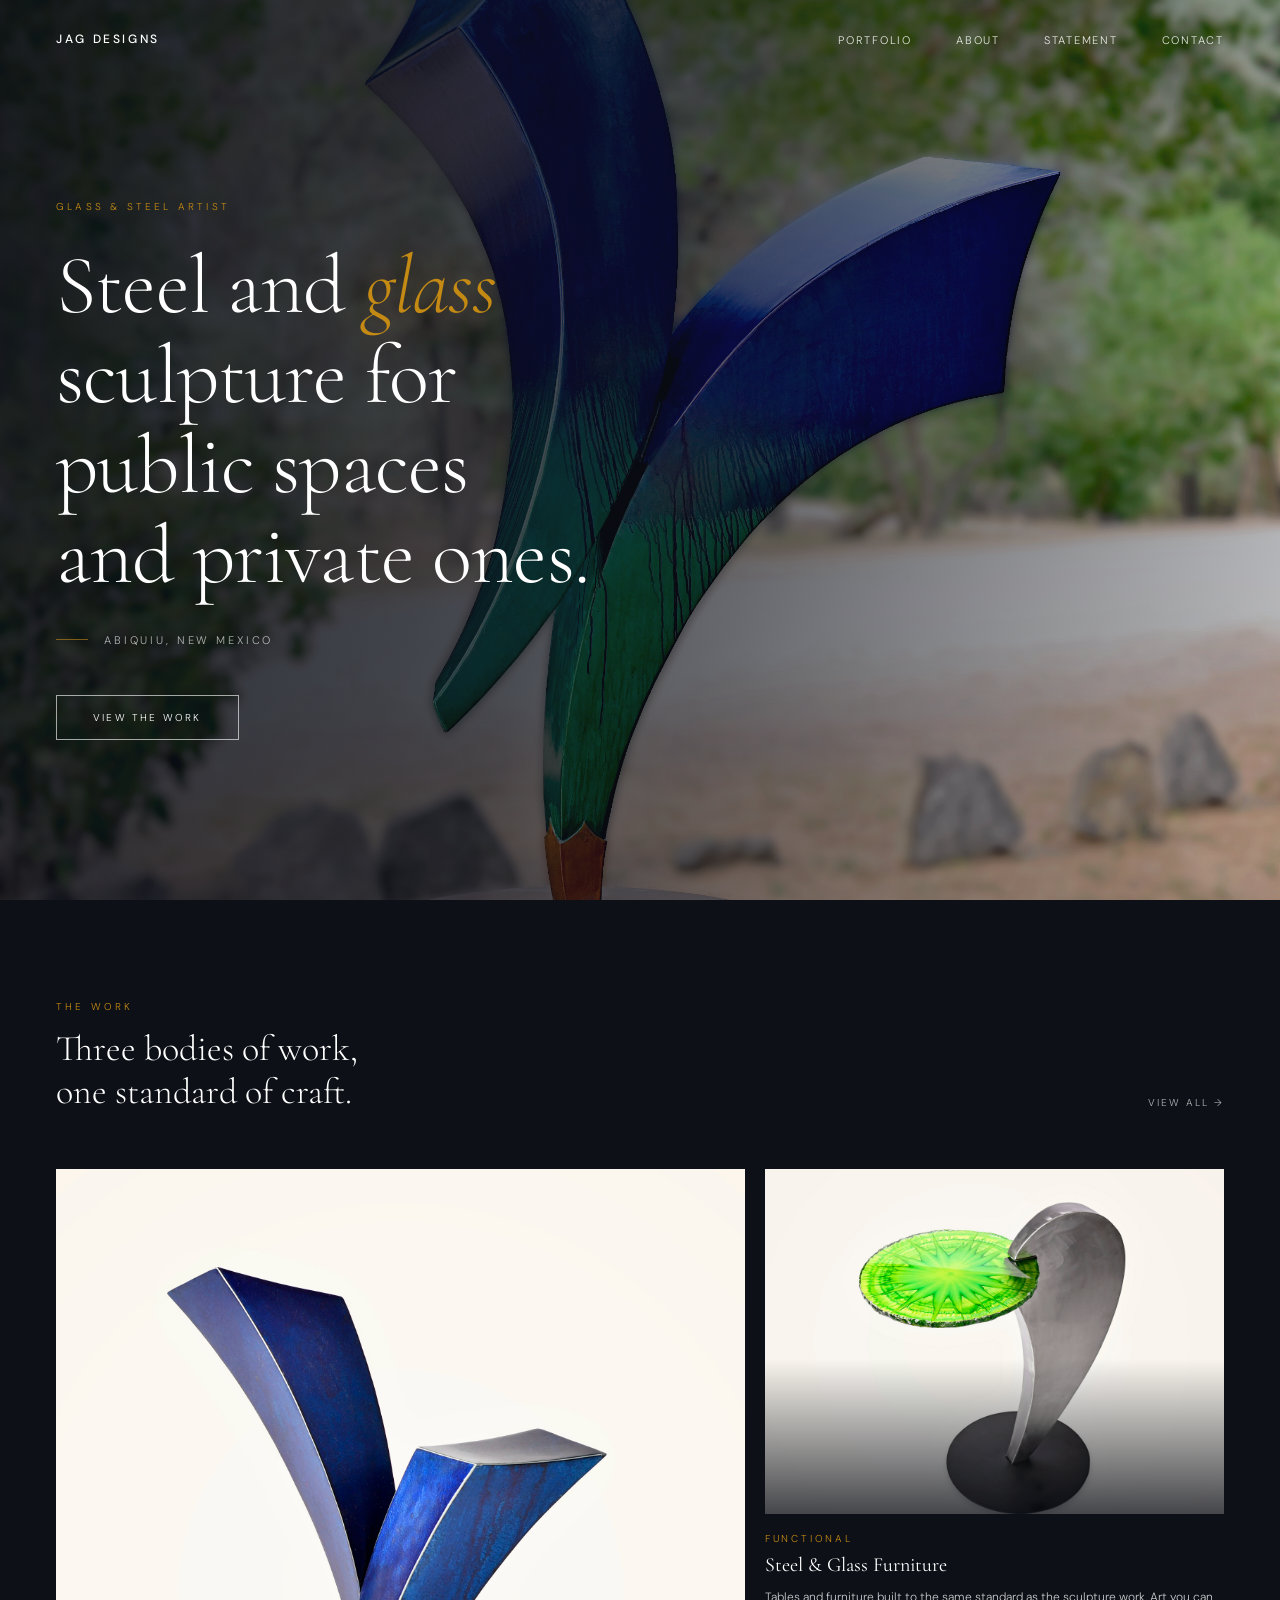
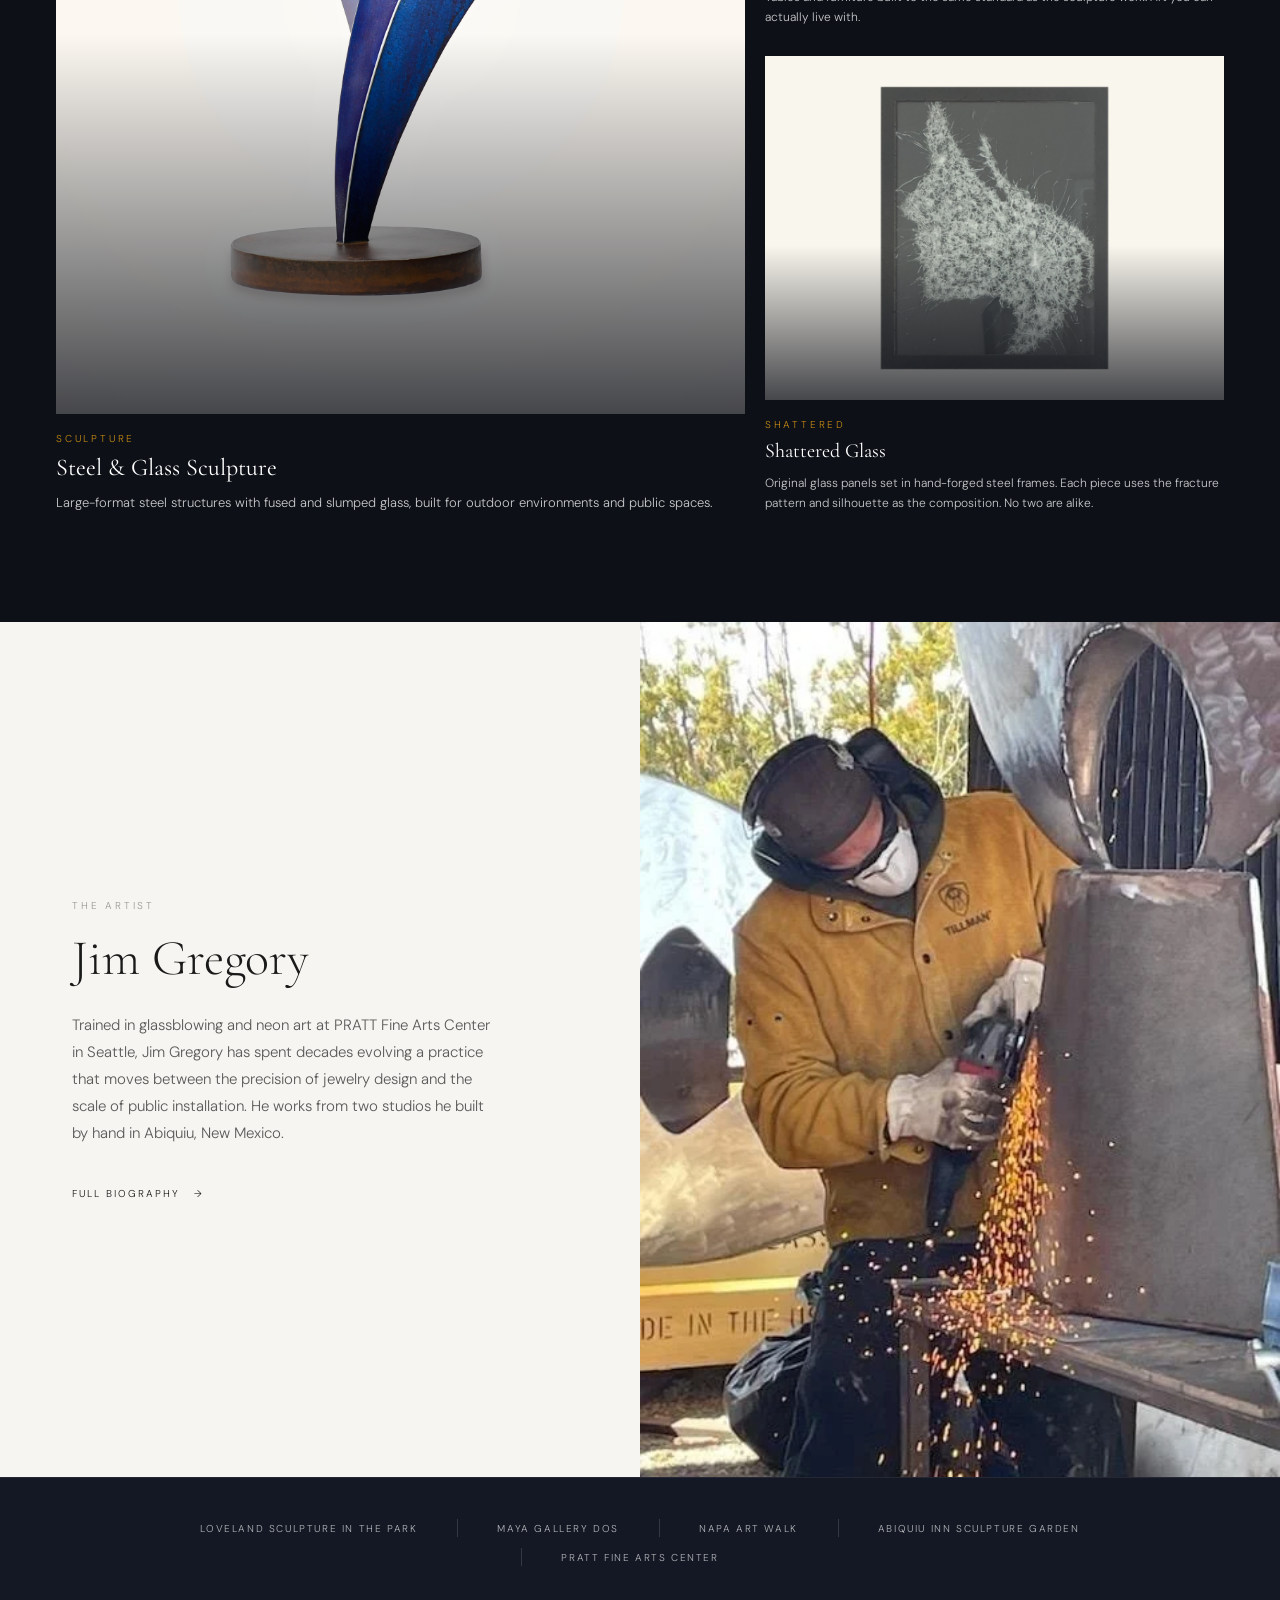
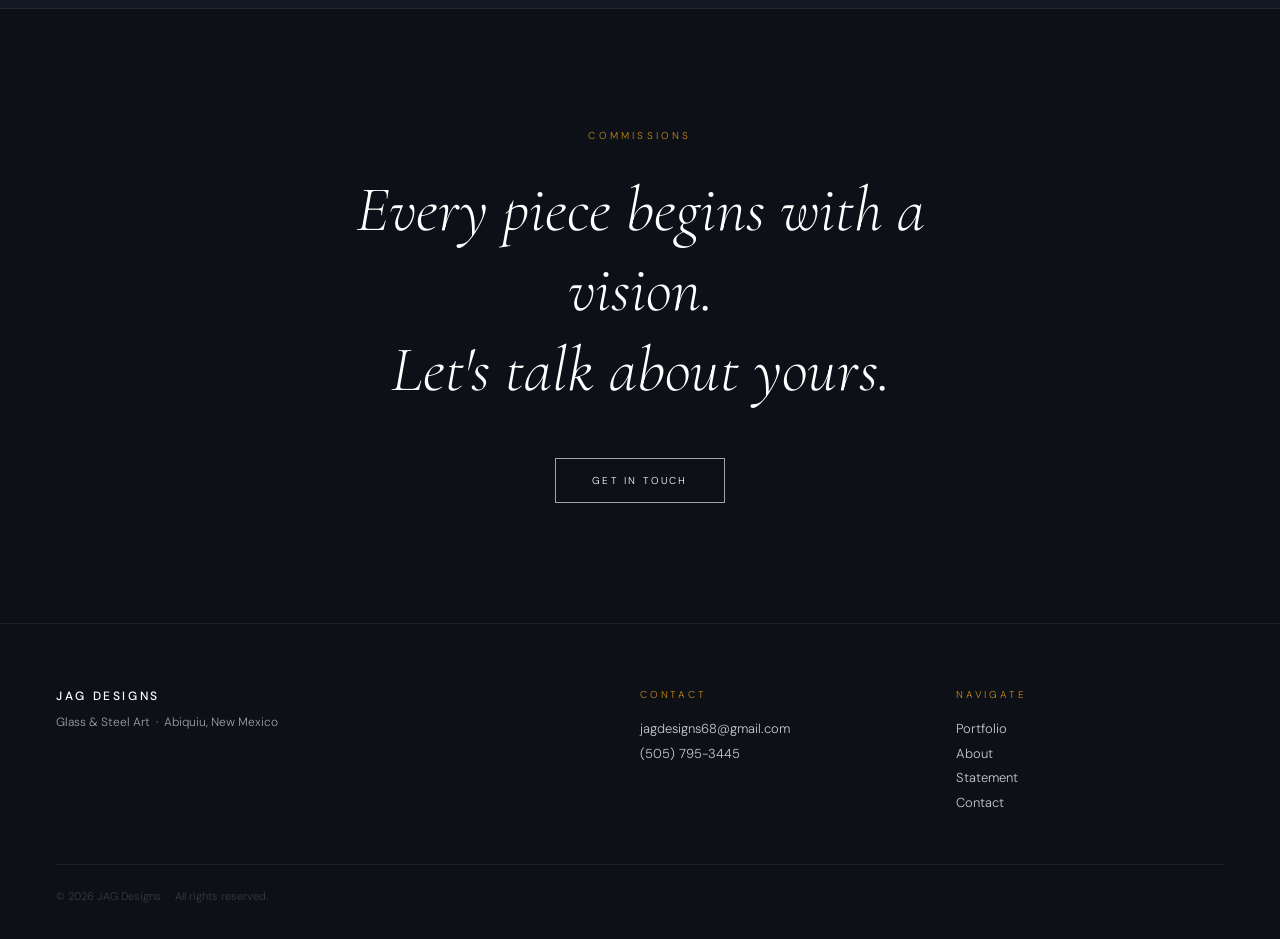
<file: index.html>
<!DOCTYPE html>
<html lang="en">
<head>
  <meta charset="UTF-8">
  <meta name="viewport" content="width=device-width, initial-scale=1.0">
  <title>JAG Designs — Jim Gregory, Glass & Steel Artist</title>
  <meta name="description" content="Jim Gregory creates large-format steel and glass sculpture for public spaces and private collections. Based in Abiquiu, New Mexico.">
  <link rel="preconnect" href="https://fonts.googleapis.com">
  <link rel="preconnect" href="https://fonts.gstatic.com" crossorigin>
  <link href="https://fonts.googleapis.com/css2?family=Cormorant+Garamond:ital,wght@0,300;0,400;0,600;1,300;1,400;1,600&family=DM+Sans:opsz,wght@9..40,300;9..40,400;9..40,500&display=swap" rel="stylesheet">
  <style>
    *, *::before, *::after { box-sizing: border-box; margin: 0; padding: 0; }

    :root {
      --steel-dark: #141824;
      --steel-deeper: #0D1017;
      --white: #FFFFFF;
      --off-white: #F6F5F1;
      --bronze: #C48A14;
      --text-dark: #1A1A1A;
      --border-dark: rgba(255,255,255,0.07);
    }

    html { scroll-behavior: smooth; }

    body {
      font-family: 'DM Sans', system-ui, sans-serif;
      font-weight: 300;
      color: var(--text-dark);
      background: var(--white);
      -webkit-font-smoothing: antialiased;
    }

    /* ── NAV ── */
    nav {
      position: fixed;
      top: 0; left: 0; right: 0;
      z-index: 100;
      display: flex;
      align-items: center;
      justify-content: space-between;
      padding: 28px 56px;
      transition: background 0.4s ease, padding 0.4s ease;
      border-bottom: 1px solid transparent;
    }
    nav.scrolled {
      background: rgba(13,16,23,0.96);
      backdrop-filter: blur(10px);
      padding: 18px 56px;
      border-bottom-color: var(--border-dark);
    }
    .nav-logo {
      font-size: 12px;
      font-weight: 500;
      letter-spacing: 0.22em;
      text-transform: uppercase;
      color: #fff;
      text-decoration: none;
    }
    .nav-links {
      display: flex;
      gap: 44px;
      list-style: none;
    }
    .nav-links a {
      font-size: 11px;
      letter-spacing: 0.16em;
      text-transform: uppercase;
      color: rgba(255,255,255,0.88);
      text-decoration: none;
      transition: color 0.2s;
    }
    .nav-links a:hover { color: var(--bronze); }

    /* Mobile nav toggle */
    .nav-toggle {
      display: none;
      flex-direction: column;
      gap: 5px;
      cursor: pointer;
      padding: 4px;
    }
    .nav-toggle span {
      display: block;
      width: 24px;
      height: 1px;
      background: #fff;
      transition: all 0.3s;
    }

    /* ── HERO — full bleed image ── */
    .hero {
      position: relative;
      min-height: 100vh;
      display: flex;
      align-items: center;
      overflow: hidden;
      /* This placeholder gradient shows where the hero image goes.
         Replace with: background-image: url('images/hero.jpg'); */
      background:
        linear-gradient(105deg,
          rgba(12,15,24,0.92) 0%,
          rgba(12,15,24,0.75) 45%,
          rgba(12,15,24,0.25) 100%),
        linear-gradient(135deg, #1A2338 0%, #243050 50%, #1A2030 100%);
      background-size: cover;
      background-position: center;
    }
    /* Placeholder label — remove when real image is in */
    .hero-img-placeholder {
      position: absolute;
      inset: 0;
      display: flex;
      align-items: center;
      justify-content: flex-end;
      padding-right: 10%;
      pointer-events: none;
    }
    .hero-img-placeholder span {
      font-size: 11px;
      letter-spacing: 0.22em;
      text-transform: uppercase;
      color: rgba(255,255,255,0.50);
      border: 1px solid rgba(255,255,255,0.08);
      padding: 16px 28px;
    }

    .hero-content {
      position: relative;
      z-index: 1;
      padding: 120px 56px 80px;
      max-width: 680px;
    }
    .eyebrow {
      display: block;
      font-size: 10px;
      letter-spacing: 0.32em;
      text-transform: uppercase;
      color: var(--bronze);
      margin-bottom: 28px;
    }
    .hero h1 {
      font-family: 'Cormorant Garamond', Georgia, serif;
      font-size: clamp(44px, 6.5vw, 84px);
      font-weight: 300;
      line-height: 1.08;
      color: #fff;
      margin-bottom: 32px;
      letter-spacing: -0.01em;
    }
    .hero h1 .glass-word {
      color: var(--bronze);
      font-style: italic;
      text-shadow: 0 0 48px rgba(196,138,20,0.45);
    }
    .hero-location {
      font-size: 11px;
      letter-spacing: 0.26em;
      text-transform: uppercase;
      color: rgba(255,255,255,0.68);
      margin-bottom: 48px;
      display: flex;
      align-items: center;
      gap: 16px;
    }
    .hero-location::before {
      content: '';
      display: block;
      width: 32px;
      height: 1px;
      background: var(--bronze);
      opacity: 0.6;
      flex-shrink: 0;
    }
    .btn-outline {
      display: inline-block;
      font-size: 10px;
      letter-spacing: 0.22em;
      text-transform: uppercase;
      color: #fff;
      text-decoration: none;
      border: 1px solid rgba(255,255,255,0.62);
      padding: 15px 36px;
      transition: border-color 0.3s, color 0.3s;
    }
    .btn-outline:hover { border-color: var(--bronze); color: var(--bronze); }

    /* ── COLLECTIONS ── */
    .collections {
      background: var(--steel-deeper);
      padding: 100px 56px;
    }
    .section-top {
      display: flex;
      align-items: flex-end;
      justify-content: space-between;
      margin-bottom: 56px;
    }
    .section-eyebrow {
      font-size: 10px;
      letter-spacing: 0.32em;
      text-transform: uppercase;
      color: var(--bronze);
      margin-bottom: 14px;
    }
    .section-heading-light {
      font-family: 'Cormorant Garamond', Georgia, serif;
      font-size: 36px;
      font-weight: 300;
      color: #fff;
      line-height: 1.2;
    }
    .link-subtle {
      font-size: 10px;
      letter-spacing: 0.2em;
      text-transform: uppercase;
      color: rgba(255,255,255,0.68);
      text-decoration: none;
      white-space: nowrap;
      margin-bottom: 4px;
      transition: color 0.2s;
    }
    .link-subtle:hover { color: var(--bronze); }
    /* Asymmetric grid: sculpture dominates left, others stack right */
    .collections-grid {
      display: grid;
      grid-template-columns: 3fr 2fr;
      gap: 20px;
    }
    .coll-card {
      text-decoration: none;
      display: block;
    }
    .coll-card.primary {
      grid-row: 1 / 3;
      display: flex;
      flex-direction: column;
    }
    .coll-card.primary .coll-img {
      flex: 1;
      min-height: 300px;
      aspect-ratio: unset;
    }
    .coll-card.secondary .coll-img { aspect-ratio: 4/3; }
    .coll-img {
      width: 100%;
      background: linear-gradient(155deg, #1B2540 0%, #253050 45%, #18213A 100%);
      position: relative;
      overflow: hidden;
      transition: filter 0.5s ease;
    }
    .coll-img::after {
      content: '';
      position: absolute;
      inset: 0;
      background: linear-gradient(to bottom, transparent 55%, rgba(9,12,20,0.75) 100%);
    }
    .coll-img-label {
      position: absolute;
      bottom: 18px; left: 18px;
      z-index: 2;
      font-size: 10px;
      letter-spacing: 0.2em;
      text-transform: uppercase;
      color: rgba(255,255,255,0.22);
    }
    .coll-card:hover .coll-img { filter: brightness(1.14); }
    .coll-meta { padding: 18px 0 8px; }
    .coll-cat {
      font-size: 10px;
      letter-spacing: 0.28em;
      text-transform: uppercase;
      color: var(--bronze);
      margin-bottom: 8px;
    }
    .coll-title {
      font-family: 'Cormorant Garamond', Georgia, serif;
      font-size: 24px;
      font-weight: 400;
      color: #fff;
      margin-bottom: 10px;
    }
    .coll-card.secondary .coll-title { font-size: 20px; }
    .coll-desc {
      font-size: 13px;
      font-weight: 300;
      color: rgba(255,255,255,0.78);
      line-height: 1.7;
    }
    .coll-card.secondary .coll-desc { font-size: 12px; }

    /* ── ABOUT SPLIT ── */
    .about-split {
      display: grid;
      grid-template-columns: 1fr 1fr;
      min-height: 520px;
    }
    .about-copy {
      background: var(--off-white);
      padding: 100px 72px;
      display: flex;
      flex-direction: column;
      justify-content: center;
    }
    .about-copy .about-eyebrow {
      font-size: 10px;
      letter-spacing: 0.28em;
      text-transform: uppercase;
      color: #999;
      margin-bottom: 20px;
    }
    .about-name {
      font-family: 'Cormorant Garamond', Georgia, serif;
      font-size: 50px;
      font-weight: 300;
      color: var(--text-dark);
      line-height: 1.05;
      margin-bottom: 28px;
    }
    .about-bio {
      font-size: 15px;
      font-weight: 300;
      color: #5A5A5A;
      line-height: 1.8;
      margin-bottom: 40px;
      max-width: 420px;
    }
    .btn-arrow {
      font-size: 10px;
      letter-spacing: 0.2em;
      text-transform: uppercase;
      color: var(--text-dark);
      text-decoration: none;
      display: inline-flex;
      align-items: center;
      gap: 14px;
      transition: color 0.2s, gap 0.2s;
    }
    .btn-arrow::after { content: '→'; }
    .btn-arrow:hover { color: var(--bronze); gap: 20px; }
    .about-photo {
      background: linear-gradient(145deg, #1A2438 0%, #263050 60%, #1A2438 100%);
      display: flex;
      align-items: center;
      justify-content: center;
      color: rgba(255,255,255,0.18);
      font-size: 11px;
      letter-spacing: 0.2em;
      text-transform: uppercase;
      min-height: 400px;
    }

    /* ── CREDENTIALS ── */
    .creds {
      background: var(--steel-dark);
      padding: 36px 56px;
      border-top: 1px solid var(--border-dark);
      border-bottom: 1px solid var(--border-dark);
    }
    .creds-inner {
      display: flex;
      align-items: center;
      justify-content: center;
      flex-wrap: wrap;
      gap: 0;
    }
    .cred-item {
      font-size: 10px;
      letter-spacing: 0.16em;
      text-transform: uppercase;
      color: rgba(255,255,255,0.68);
      padding: 8px 40px;
      position: relative;
    }
    .cred-item + .cred-item::before {
      content: '';
      position: absolute;
      left: 0; top: 50%;
      transform: translateY(-50%);
      width: 1px; height: 18px;
      background: rgba(255,255,255,0.14);
    }

    /* ── CTA ── */
    .cta-section {
      background: var(--steel-deeper);
      padding: 120px 56px;
      text-align: center;
    }
    .cta-section .section-eyebrow { margin-bottom: 28px; }
    .cta-heading {
      font-family: 'Cormorant Garamond', Georgia, serif;
      font-size: clamp(34px, 5vw, 64px);
      font-weight: 300;
      font-style: italic;
      color: #fff;
      line-height: 1.25;
      margin-bottom: 48px;
      max-width: 640px;
      margin-left: auto;
      margin-right: auto;
    }

    /* ── FOOTER ── */
    footer {
      background: var(--steel-deeper);
      border-top: 1px solid var(--border-dark);
      padding: 64px 56px 36px;
    }
    .footer-grid {
      display: grid;
      grid-template-columns: 2fr 1fr 1fr;
      gap: 48px;
      margin-bottom: 48px;
    }
    .footer-brand {
      font-size: 12px;
      font-weight: 500;
      letter-spacing: 0.22em;
      text-transform: uppercase;
      color: #fff;
      margin-bottom: 10px;
    }
    .footer-sub {
      font-size: 12px;
      color: rgba(255,255,255,0.60);
    }
    .footer-col-label {
      font-size: 10px;
      letter-spacing: 0.28em;
      text-transform: uppercase;
      color: var(--bronze);
      margin-bottom: 16px;
    }
    .footer-col-body {
      font-size: 13px;
      color: rgba(255,255,255,0.78);
      line-height: 1.9;
    }
    .footer-col-body a {
      color: rgba(255,255,255,0.78);
      text-decoration: none;
      transition: color 0.2s;
    }
    .footer-col-body a:hover { color: var(--bronze); }
    .footer-bottom {
      border-top: 1px solid var(--border-dark);
      padding-top: 24px;
    }
    .footer-copy { font-size: 11px; color: rgba(255,255,255,0.18); }

    /* ══════════════════════════════
       MOBILE RESPONSIVE
    ══════════════════════════════ */
    @media (max-width: 768px) {

      /* Nav */
      nav { padding: 20px 24px; }
      nav.scrolled { padding: 14px 24px; }
      .nav-links {
        display: none;
        position: fixed;
        top: 0; left: 0; right: 0; bottom: 0;
        background: rgba(13,16,23,0.98);
        flex-direction: column;
        align-items: center;
        justify-content: center;
        gap: 36px;
        z-index: 99;
      }
      .nav-links.open { display: flex; }
      .nav-links a { font-size: 14px; letter-spacing: 0.2em; }
      .nav-toggle { display: flex; z-index: 101; }

      /* Hero */
      .hero-content {
        padding: 100px 24px 60px;
        max-width: 100%;
      }
      .hero-img-placeholder { display: none; }

      /* Collections */
      .collections { padding: 64px 24px; }
      .section-top {
        flex-direction: column;
        align-items: flex-start;
        gap: 16px;
        margin-bottom: 40px;
      }
      .section-heading-light { font-size: 28px; }
      .collections-grid {
        grid-template-columns: 1fr;
        gap: 40px;
      }
      .coll-card.primary { grid-row: auto; }
      .coll-card.primary .coll-img,
      .coll-card.secondary .coll-img { aspect-ratio: 4/3; }

      /* About */
      .about-split { grid-template-columns: 1fr; }
      .about-copy { padding: 64px 24px; }
      .about-name { font-size: 38px; }
      .about-bio { max-width: 100%; }
      .about-photo { min-height: 280px; }

      /* Credentials */
      .creds { padding: 28px 24px; }
      .creds-inner { flex-direction: column; align-items: flex-start; gap: 12px; }
      .cred-item { padding: 0; }
      .cred-item + .cred-item::before { display: none; }

      /* CTA */
      .cta-section { padding: 80px 24px; }

      /* Footer */
      footer { padding: 48px 24px 28px; }
      .footer-grid {
        grid-template-columns: 1fr;
        gap: 36px;
      }
    }

    @media (max-width: 480px) {
      .hero h1 { font-size: 38px; }
      .cta-heading { font-size: 30px; }
    }
  </style>
</head>
<body>

  <!-- NAV -->
  <nav id="main-nav">
    <a href="index.html" class="nav-logo">JAG Designs</a>
    <div class="nav-toggle" id="nav-toggle" aria-label="Toggle menu">
      <span></span><span></span><span></span>
    </div>
    <ul class="nav-links" id="nav-links">
      <li><a href="portfolio.html">Portfolio</a></li>
      <li><a href="about.html">About</a></li>
      <li><a href="statement.html">Statement</a></li>
      <li><a href="contact.html">Contact</a></li>
    </ul>
  </nav>

  <!-- HERO — full bleed -->
  <section class="hero" style="background-image: linear-gradient(105deg, rgba(12,15,24,0.92) 0%, rgba(12,15,24,0.75) 45%, rgba(12,15,24,0.25) 100%), url('hero.jpg'); background-size: cover; background-position: center;">
    <div class="hero-content">
      <span class="eyebrow">Glass &amp; Steel Artist</span>
      <h1>
        Steel and <span class="glass-word">glass</span><br>
        sculpture for<br>
        public spaces<br>
        and private ones.
      </h1>
      <p class="hero-location">Abiquiu, New Mexico</p>
      <a href="portfolio.html" class="btn-outline">View the Work</a>
    </div>
  </section>

  <!-- COLLECTIONS -->
  <section class="collections">
    <div class="section-top">
      <div>
        <p class="section-eyebrow">The Work</p>
        <h2 class="section-heading-light">Three bodies of work,<br>one standard of craft.</h2>
      </div>
      <a href="portfolio.html" class="link-subtle">View All &rarr;</a>
    </div>
    <div class="collections-grid">

      <a href="portfolio.html#sculpture" class="coll-card primary">
        <div class="coll-img">
          <img src="indoor_sculpture_01.jpg" alt="Steel and glass sculpture by Jim Gregory" style="width:100%;height:100%;object-fit:cover;display:block;">
        </div>
        <div class="coll-meta">
          <p class="coll-cat">Sculpture</p>
          <h3 class="coll-title">Steel &amp; Glass Sculpture</h3>
          <p class="coll-desc">Large-format steel structures with fused and slumped glass, built for outdoor environments and public spaces.</p>
        </div>
      </a>

      <a href="portfolio.html#functional" class="coll-card secondary">
        <div class="coll-img">
          <img src="impact_table_01.jpg" alt="Steel and glass furniture by Jim Gregory" style="width:100%;height:100%;object-fit:cover;display:block;">
        </div>
        <div class="coll-meta">
          <p class="coll-cat">Functional</p>
          <h3 class="coll-title">Steel &amp; Glass Furniture</h3>
          <p class="coll-desc">Tables and furniture built to the same standard as the sculpture work. Art you can actually live with.</p>
        </div>
      </a>

      <a href="portfolio.html#shattered" class="coll-card secondary">
        <div class="coll-img">
          <img src="shattered_glass_01_home.jpg" alt="Shattered glass panel in hand-forged steel frame by Jim Gregory" style="width:100%;height:100%;object-fit:cover;display:block;">
        </div>
        <div class="coll-meta">
          <p class="coll-cat">Shattered</p>
          <h3 class="coll-title">Shattered Glass</h3>
          <p class="coll-desc">Original glass panels set in hand-forged steel frames. Each piece uses the fracture pattern and silhouette as the composition. No two are alike.</p>
        </div>
      </a>

    </div>
  </section>

  <!-- ABOUT TEASER -->
  <section class="about-split">
    <div class="about-copy">
      <p class="about-eyebrow">The Artist</p>
      <h2 class="about-name">Jim Gregory</h2>
      <p class="about-bio">Trained in glassblowing and neon art at PRATT Fine Arts Center in Seattle, Jim Gregory has spent decades evolving a practice that moves between the precision of jewelry design and the scale of public installation. He works from two studios he built by hand in Abiquiu, New Mexico.</p>
      <a href="about.html" class="btn-arrow">Full Biography</a>
    </div>
    <div class="about-photo" style="padding:0;">
      <img src="jim-gregory.png" alt="Jim Gregory, glass and steel artist" style="width:100%;height:100%;object-fit:cover;display:block;">
    </div>
  </section>

  <!-- CREDENTIALS -->
  <section class="creds">
    <div class="creds-inner">
      <span class="cred-item">Loveland Sculpture in the Park</span>
      <span class="cred-item">Maya Gallery Dos</span>
      <span class="cred-item">Napa Art Walk</span>
      <span class="cred-item">Abiquiu Inn Sculpture Garden</span>
      <span class="cred-item">PRATT Fine Arts Center</span>
    </div>
  </section>

  <!-- COMMISSION CTA -->
  <section class="cta-section">
    <p class="section-eyebrow">Commissions</p>
    <h2 class="cta-heading">Every piece begins with a vision.<br>Let's talk about yours.</h2>
    <a href="contact.html" class="btn-outline">Get in Touch</a>
  </section>

  <!-- FOOTER -->
  <footer>
    <div class="footer-grid">
      <div>
        <p class="footer-brand">JAG Designs</p>
        <p class="footer-sub">Glass &amp; Steel Art &nbsp;&middot;&nbsp; Abiquiu, New Mexico</p>
      </div>
      <div>
        <p class="footer-col-label">Contact</p>
        <div class="footer-col-body">
          <a href="mailto:jagdesigns68@gmail.com">jagdesigns68@gmail.com</a><br>
          <a href="tel:+15057953445">(505) 795-3445</a>
        </div>
      </div>
      <div>
        <p class="footer-col-label">Navigate</p>
        <div class="footer-col-body">
          <a href="portfolio.html">Portfolio</a><br>
          <a href="about.html">About</a><br>
          <a href="statement.html">Statement</a><br>
          <a href="contact.html">Contact</a>
        </div>
      </div>
    </div>
    <div class="footer-bottom">
      <p class="footer-copy">&copy; 2026 JAG Designs &nbsp;&middot;&nbsp; All rights reserved.</p>
    </div>
  </footer>

  <script>
    // Scroll nav
    const nav = document.getElementById('main-nav');
    window.addEventListener('scroll', () => {
      nav.classList.toggle('scrolled', window.scrollY > 50);
    });

    // Mobile menu toggle
    const toggle = document.getElementById('nav-toggle');
    const links  = document.getElementById('nav-links');
    toggle.addEventListener('click', () => {
      links.classList.toggle('open');
    });
    links.querySelectorAll('a').forEach(a => {
      a.addEventListener('click', () => links.classList.remove('open'));
    });
  </script>

</body>
</html>
</file>
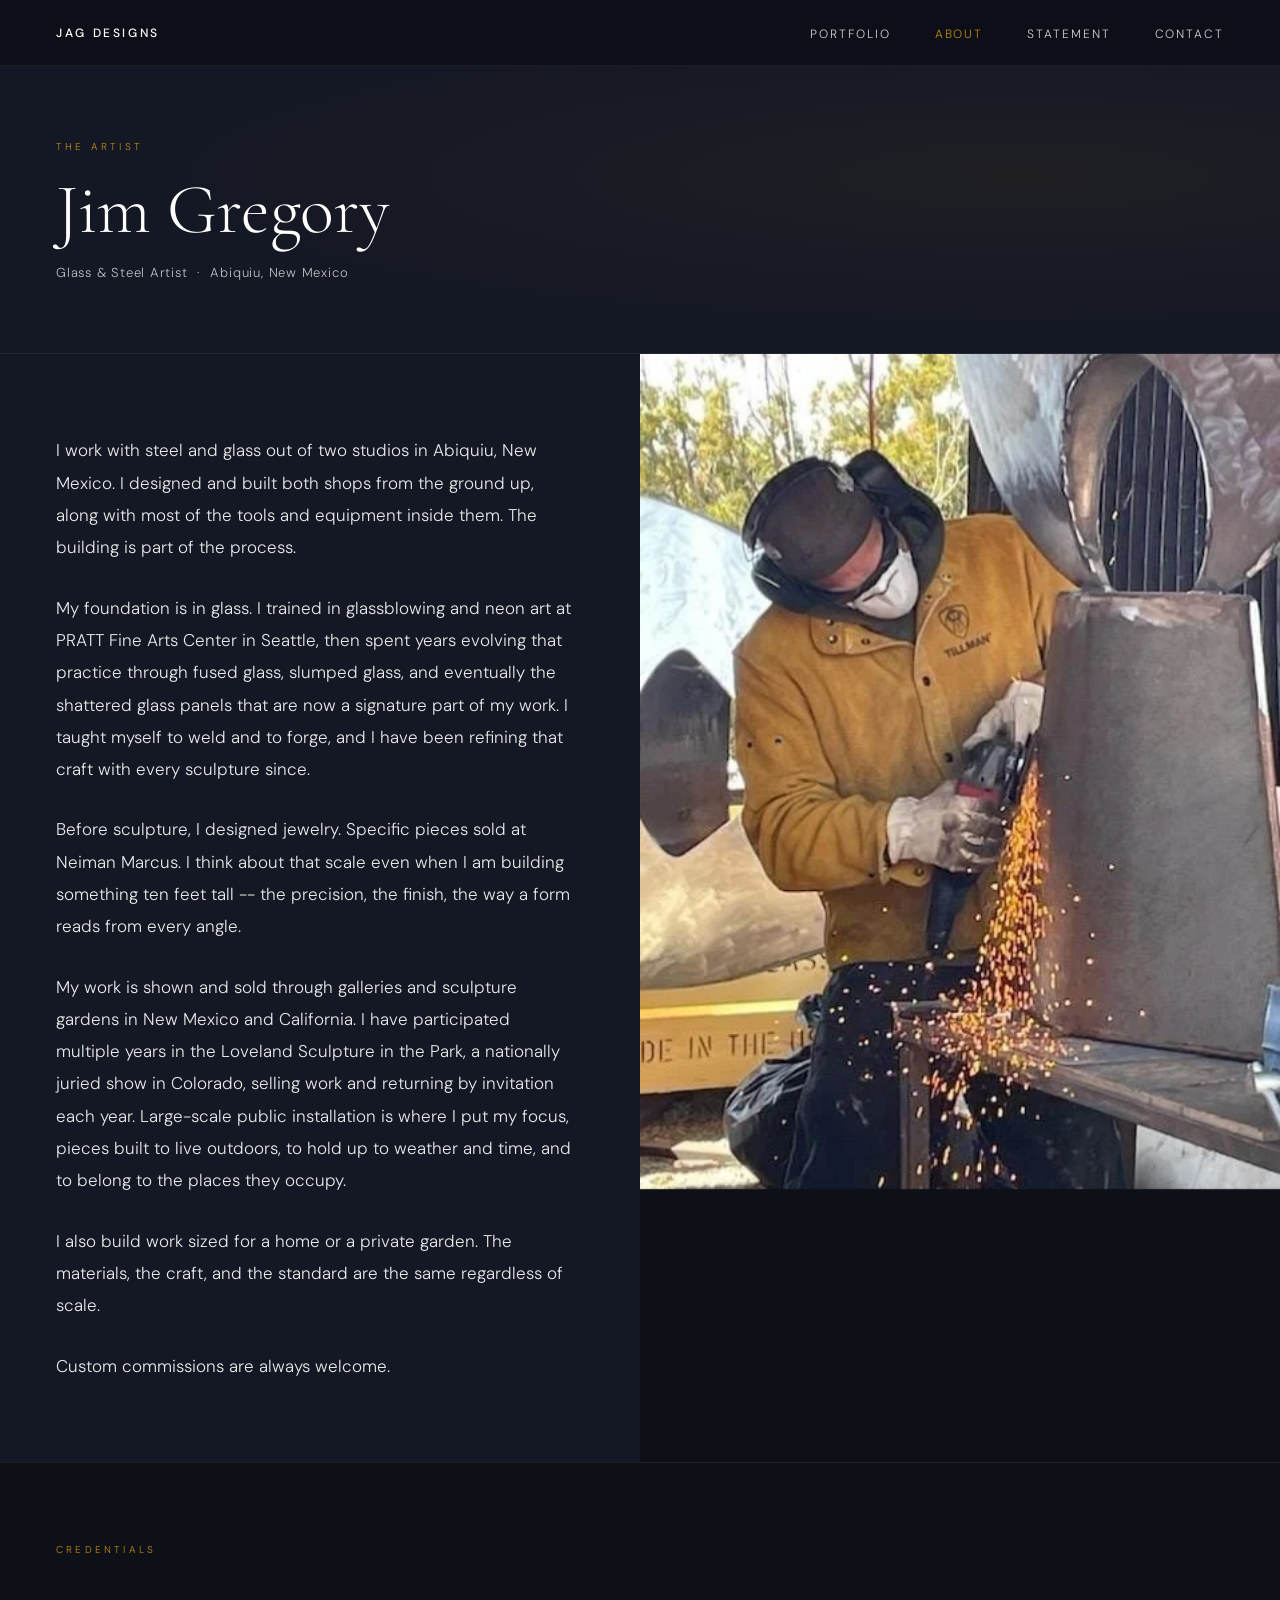
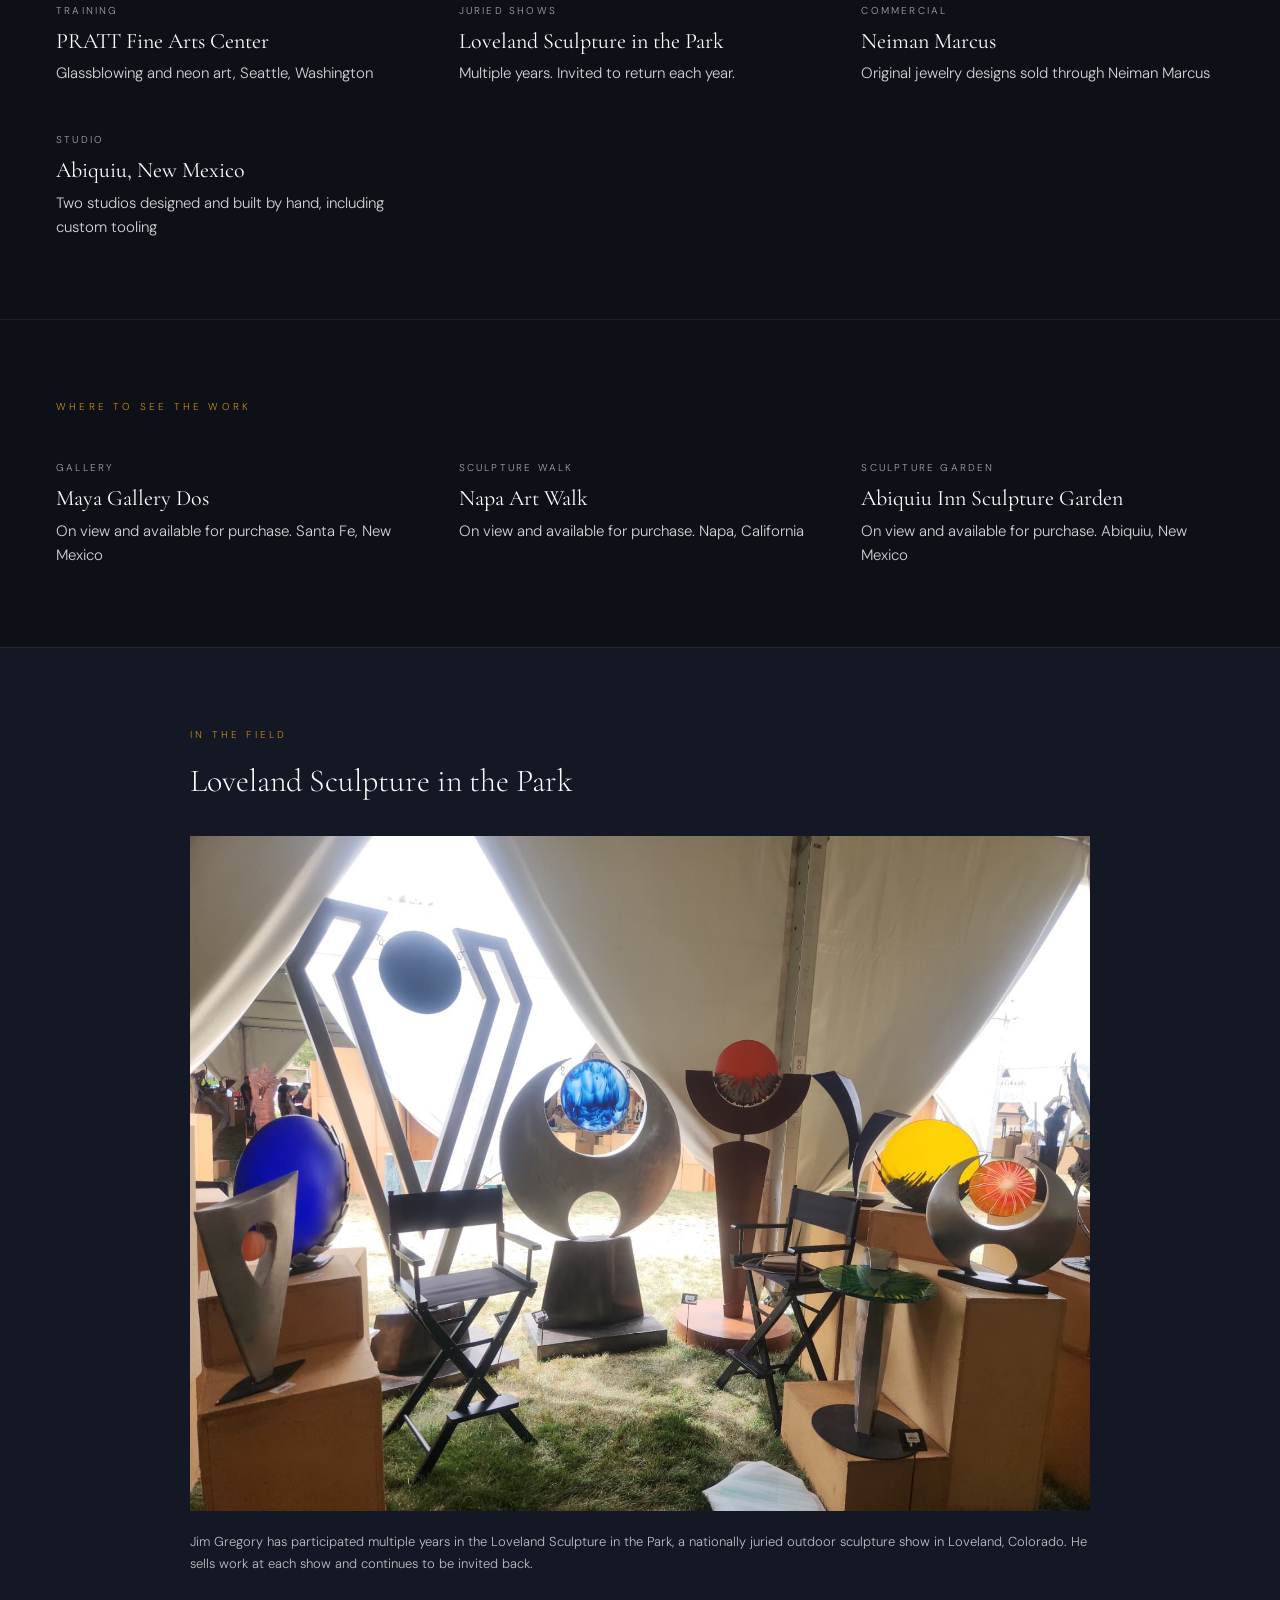
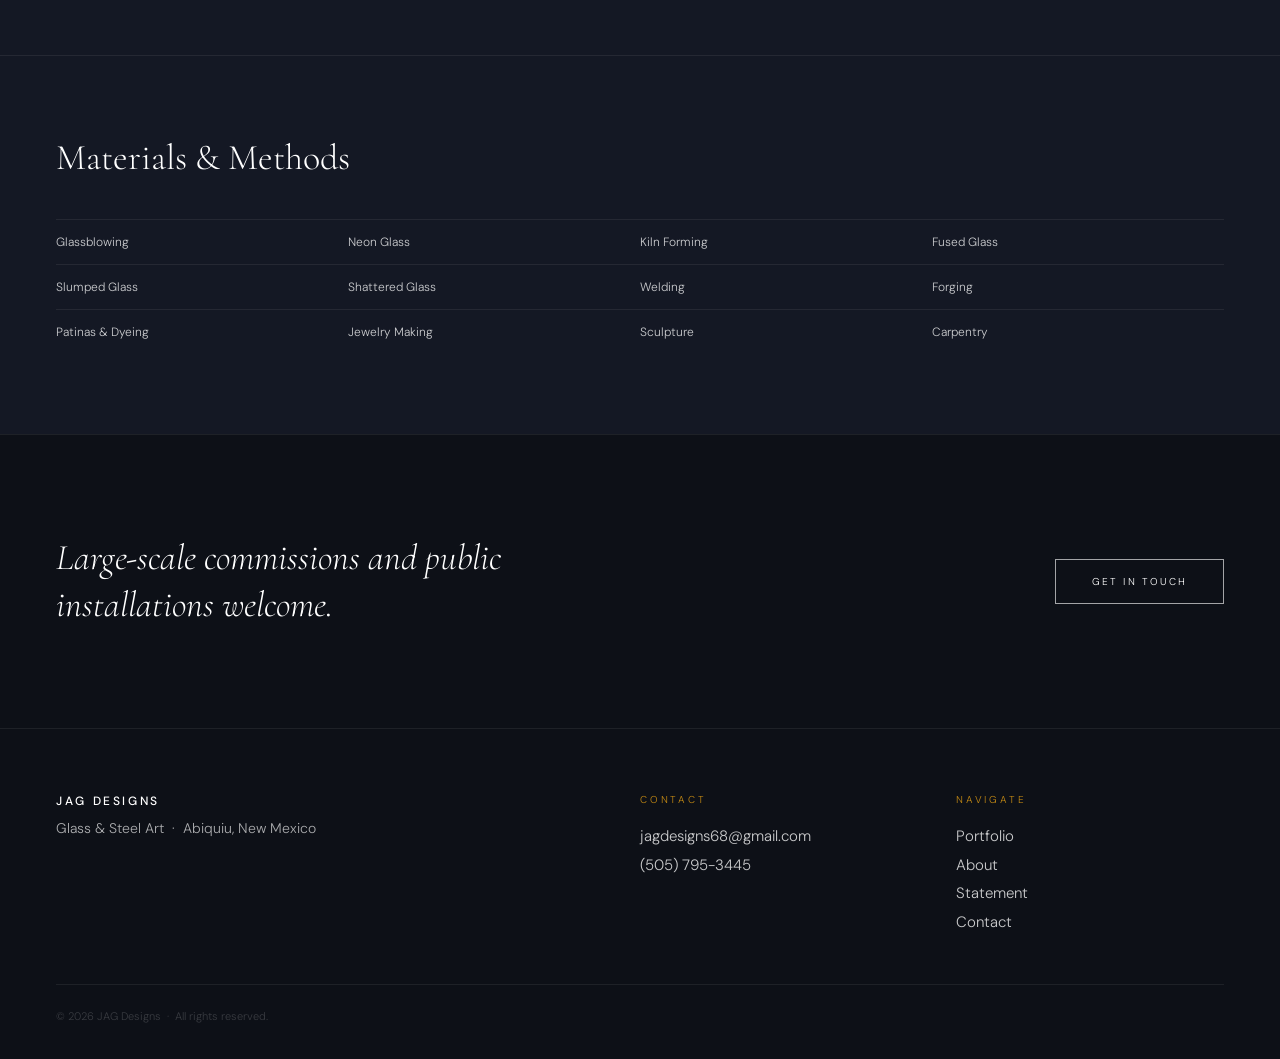
<file: about.html>
<!DOCTYPE html>
<html lang="en">
<head>
  <meta charset="UTF-8">
  <meta name="viewport" content="width=device-width, initial-scale=1.0">
  <title>Jim Gregory — JAG Designs</title>
  <link rel="preconnect" href="https://fonts.googleapis.com">
  <link rel="preconnect" href="https://fonts.gstatic.com" crossorigin>
  <link href="https://fonts.googleapis.com/css2?family=Cormorant+Garamond:ital,wght@0,300;0,400;1,300;1,400&family=DM+Sans:opsz,wght@9..40,300;9..40,400;9..40,500&display=swap" rel="stylesheet">
  <style>
    *, *::before, *::after { box-sizing: border-box; margin: 0; padding: 0; }
    :root { --steel-dark: #141824; --steel-deeper: #0D1017; --white: #FFFFFF; --off-white: #F6F5F1; --bronze: #C48A14; --text-dark: #1A1A1A; --text-mid: #5A5A5A; --border-dark: rgba(255,255,255,0.07); --border-light: rgba(0,0,0,0.08); }
    html { scroll-behavior: smooth; }
    body { font-family: 'DM Sans', system-ui, sans-serif; font-weight: 300; background: var(--steel-deeper); color: #fff; -webkit-font-smoothing: antialiased; }

    nav { position: fixed; top: 0; left: 0; right: 0; z-index: 100; display: flex; align-items: center; justify-content: space-between; padding: 22px 56px; background: rgba(13,16,23,0.97); backdrop-filter: blur(10px); border-bottom: 1px solid var(--border-dark); }
    .nav-logo { font-size: 12px; font-weight: 500; letter-spacing: 0.22em; text-transform: uppercase; color: #fff; text-decoration: none; }
    .nav-links { display: flex; gap: 44px; list-style: none; }
    .nav-links a { font-size: 12px; letter-spacing: 0.16em; text-transform: uppercase; color: rgba(255,255,255,0.82); text-decoration: none; transition: color 0.2s; }
    .nav-links a:hover, .nav-links a.active { color: var(--bronze); }
    .nav-toggle { display: none; flex-direction: column; gap: 5px; cursor: pointer; }
    .nav-toggle span { display: block; width: 24px; height: 1px; background: #fff; }

    .page-hero { background: var(--steel-dark); padding: 140px 56px 72px; position: relative; overflow: hidden; border-bottom: 1px solid var(--border-dark); }
    .page-hero::before { content: ''; position: absolute; inset: 0; background: radial-gradient(ellipse at 80% 50%, rgba(196,138,20,0.06) 0%, transparent 60%); pointer-events: none; }
    .page-eyebrow { font-size: 10px; letter-spacing: 0.32em; text-transform: uppercase; color: var(--bronze); margin-bottom: 18px; display: block; }
    .page-title { font-family: 'Cormorant Garamond', Georgia, serif; font-size: clamp(40px, 5.5vw, 72px); font-weight: 300; color: #fff; line-height: 1.1; }
    .page-subtitle { font-size: 13px; font-weight: 300; color: rgba(255,255,255,0.72); margin-top: 16px; letter-spacing: 0.06em; }

    /* ABOUT BODY — dark left, photo right */
    .about-body { display: grid; grid-template-columns: 1fr 1fr; }
    .about-text { background: var(--steel-dark); padding: 80px 64px 80px 56px; }
    .about-text p { font-size: 17px; font-weight: 300; color: rgba(255,255,255,0.90); line-height: 1.9; margin-bottom: 28px; max-width: 520px; }
    .about-text p:last-child { margin-bottom: 0; }
    .about-photo { background: linear-gradient(145deg, #1A2438 0%, #263050 60%, #1A2438 100%); position: sticky; top: 65px; height: calc(100vh - 65px); display: flex; align-items: center; justify-content: center; color: rgba(255,255,255,0.50); font-size: 11px; letter-spacing: 0.2em; text-transform: uppercase; }

    /* CREDENTIALS */
    .credentials { background: var(--steel-deeper); padding: 80px 56px; border-top: 1px solid var(--border-dark); }
    .cred-section-label { font-size: 10px; letter-spacing: 0.32em; text-transform: uppercase; color: var(--bronze); margin-bottom: 48px; display: block; }
    .cred-grid { display: grid; grid-template-columns: repeat(3, 1fr); gap: 48px 40px; }
    .cred-block {}
    .cred-label { font-size: 10px; letter-spacing: 0.22em; text-transform: uppercase; color: rgba(255,255,255,0.62); margin-bottom: 10px; }
    .cred-value { font-family: 'Cormorant Garamond', Georgia, serif; font-size: 22px; font-weight: 400; color: #fff; line-height: 1.3; margin-bottom: 6px; }
    .cred-detail { font-size: 15px; font-weight: 300; color: rgba(255,255,255,0.82); line-height: 1.6; }

    /* SKILLS */
    .skills-section { background: var(--steel-dark); padding: 80px 56px; border-top: 1px solid var(--border-dark); }
    .skills-heading { font-family: 'Cormorant Garamond', Georgia, serif; font-size: 36px; font-weight: 300; color: #fff; margin-bottom: 40px; }
    .skills-grid { display: grid; grid-template-columns: repeat(4, 1fr); gap: 0; }
    .skill-item { font-size: 12px; font-weight: 300; color: rgba(255,255,255,0.78); padding: 14px 0; border-top: 1px solid var(--border-dark); }

    /* CTA */
    .about-cta { background: var(--steel-deeper); padding: 100px 56px; display: flex; align-items: center; justify-content: space-between; gap: 40px; border-top: 1px solid var(--border-dark); }
    .about-cta-text { font-family: 'Cormorant Garamond', Georgia, serif; font-size: 36px; font-weight: 300; font-style: italic; color: #fff; max-width: 520px; line-height: 1.3; }
    .btn-outline { display: inline-block; font-size: 10px; letter-spacing: 0.22em; text-transform: uppercase; color: #fff; text-decoration: none; border: 1px solid rgba(255,255,255,0.62); padding: 15px 36px; transition: border-color 0.3s, color 0.3s; white-space: nowrap; }
    .btn-outline:hover { border-color: var(--bronze); color: var(--bronze); }

    footer { background: var(--steel-deeper); border-top: 1px solid var(--border-dark); padding: 64px 56px 36px; }
    .footer-grid { display: grid; grid-template-columns: 2fr 1fr 1fr; gap: 48px; margin-bottom: 48px; }
    .footer-brand { font-size: 12px; font-weight: 500; letter-spacing: 0.22em; text-transform: uppercase; color: #fff; margin-bottom: 10px; }
    .footer-sub { font-size: 14px; color: rgba(255,255,255,0.65); }
    .footer-col-label { font-size: 10px; letter-spacing: 0.28em; text-transform: uppercase; color: var(--bronze); margin-bottom: 16px; }
    .footer-col-body { font-size: 15px; color: rgba(255,255,255,0.82); line-height: 1.9; }
    .footer-col-body a { color: rgba(255,255,255,0.78); text-decoration: none; transition: color 0.2s; }
    .footer-col-body a:hover { color: var(--bronze); }
    .footer-bottom { border-top: 1px solid var(--border-dark); padding-top: 24px; }
    .footer-copy { font-size: 11px; color: rgba(255,255,255,0.18); }

    @media (max-width: 768px) {
      nav { padding: 18px 24px; }
      .nav-links { display: none; position: fixed; top: 0; left: 0; right: 0; bottom: 0; background: rgba(13,16,23,0.98); flex-direction: column; align-items: center; justify-content: center; gap: 36px; z-index: 99; }
      .nav-links.open { display: flex; }
      .nav-toggle { display: flex; z-index: 101; }
      .page-hero { padding: 110px 24px 56px; }
      .about-body { grid-template-columns: 1fr; }
      .about-text { padding: 56px 24px; }
      .about-text p { max-width: 100%; }
      .about-photo { position: relative; height: 300px; top: 0; }
      .credentials { padding: 56px 24px; }
      .cred-grid { grid-template-columns: 1fr; gap: 36px; }
      .skills-section { padding: 56px 24px; }
      .skills-grid { grid-template-columns: repeat(2, 1fr); }
      .about-cta { flex-direction: column; align-items: flex-start; padding: 64px 24px; }
      .about-cta-text { font-size: 28px; }
      footer { padding: 48px 24px 28px; }
      .footer-grid { grid-template-columns: 1fr; gap: 32px; }
    }
  </style>
</head>
<body>
  <nav>
    <a href="index.html" class="nav-logo">JAG Designs</a>
    <div class="nav-toggle" id="nav-toggle"><span></span><span></span><span></span></div>
    <ul class="nav-links" id="nav-links">
      <li><a href="portfolio.html">Portfolio</a></li>
      <li><a href="about.html" class="active">About</a></li>
      <li><a href="statement.html">Statement</a></li>
      <li><a href="contact.html">Contact</a></li>
    </ul>
  </nav>

  <div class="page-hero">
    <span class="page-eyebrow">The Artist</span>
    <h1 class="page-title">Jim Gregory</h1>
    <p class="page-subtitle">Glass &amp; Steel Artist &nbsp;&middot;&nbsp; Abiquiu, New Mexico</p>
  </div>

  <div class="about-body">
    <div class="about-text">
      <p>I work with steel and glass out of two studios in Abiquiu, New Mexico. I designed and built both shops from the ground up, along with most of the tools and equipment inside them. The building is part of the process.</p>
      <p>My foundation is in glass. I trained in glassblowing and neon art at PRATT Fine Arts Center in Seattle, then spent years evolving that practice through fused glass, slumped glass, and eventually the shattered glass panels that are now a signature part of my work. I taught myself to weld and to forge, and I have been refining that craft with every sculpture since.</p>
      <p>Before sculpture, I designed jewelry. Specific pieces sold at Neiman Marcus. I think about that scale even when I am building something ten feet tall -- the precision, the finish, the way a form reads from every angle.</p>
      <p>My work is shown and sold through galleries and sculpture gardens in New Mexico and California. I have participated multiple years in the Loveland Sculpture in the Park, a nationally juried show in Colorado, selling work and returning by invitation each year. Large-scale public installation is where I put my focus, pieces built to live outdoors, to hold up to weather and time, and to belong to the places they occupy.</p>
      <p>I also build work sized for a home or a private garden. The materials, the craft, and the standard are the same regardless of scale.</p>
      <p>Custom commissions are always welcome.</p>
    </div>
    <div class="about-photo" style="padding:0;">
      <img src="jim-gregory.png" alt="Jim Gregory welding in his Abiquiu studio" style="width:100%;height:100%;object-fit:cover;display:block;">
    </div>
  </div>

  <section class="credentials">
    <span class="cred-section-label">Credentials</span>
    <div class="cred-grid">
      <div class="cred-block"><p class="cred-label">Training</p><p class="cred-value">PRATT Fine Arts Center</p><p class="cred-detail">Glassblowing and neon art, Seattle, Washington</p></div>
      <div class="cred-block"><p class="cred-label">Juried Shows</p><p class="cred-value">Loveland Sculpture in the Park</p><p class="cred-detail">Multiple years. Invited to return each year.</p></div>
      <div class="cred-block"><p class="cred-label">Commercial</p><p class="cred-value">Neiman Marcus</p><p class="cred-detail">Original jewelry designs sold through Neiman Marcus</p></div>
      <div class="cred-block"><p class="cred-label">Studio</p><p class="cred-value">Abiquiu, New Mexico</p><p class="cred-detail">Two studios designed and built by hand, including custom tooling</p></div>
    </div>
  </section>

  <!-- WHERE TO SEE THE WORK -->
  <section class="credentials">
    <span class="cred-section-label">Where to See the Work</span>
    <div class="cred-grid">
      <div class="cred-block"><p class="cred-label">Gallery</p><p class="cred-value">Maya Gallery Dos</p><p class="cred-detail">On view and available for purchase. Santa Fe, New Mexico</p></div>
      <div class="cred-block"><p class="cred-label">Sculpture Walk</p><p class="cred-value">Napa Art Walk</p><p class="cred-detail">On view and available for purchase. Napa, California</p></div>
      <div class="cred-block"><p class="cred-label">Sculpture Garden</p><p class="cred-value">Abiquiu Inn Sculpture Garden</p><p class="cred-detail">On view and available for purchase. Abiquiu, New Mexico</p></div>
    </div>
  </section>

  <!-- LOVELAND BOOTH -->
  <section style="background: var(--steel-dark); padding: 80px 56px; border-top: 1px solid var(--border-dark);">
    <div style="max-width: 900px; margin: 0 auto;">
      <span style="font-size:10px; letter-spacing:0.32em; text-transform:uppercase; color:var(--bronze); display:block; margin-bottom:20px;">In the Field</span>
      <h2 style="font-family:'Cormorant Garamond',Georgia,serif; font-size:32px; font-weight:300; color:#fff; margin-bottom:36px;">Loveland Sculpture in the Park</h2>
      <img src="Loveland_Booth_01.jpeg" alt="Jim Gregory's booth at Loveland Sculpture in the Park" style="width:100%; display:block; margin-bottom:20px;">
      <p style="font-size:13px; font-weight:300; color:rgba(255,255,255,0.72); line-height:1.7;">Jim Gregory has participated multiple years in the Loveland Sculpture in the Park, a nationally juried outdoor sculpture show in Loveland, Colorado. He sells work at each show and continues to be invited back.</p>
    </div>
  </section>

  <section class="skills-section">
    <h2 class="skills-heading">Materials &amp; Methods</h2>
    <div class="skills-grid">
      <span class="skill-item">Glassblowing</span>
      <span class="skill-item">Neon Glass</span>
      <span class="skill-item">Kiln Forming</span>
      <span class="skill-item">Fused Glass</span>
      <span class="skill-item">Slumped Glass</span>
      <span class="skill-item">Shattered Glass</span>
      <span class="skill-item">Welding</span>
      <span class="skill-item">Forging</span>
      <span class="skill-item">Patinas &amp; Dyeing</span>
      <span class="skill-item">Jewelry Making</span>
      <span class="skill-item">Sculpture</span>
      <span class="skill-item">Carpentry</span>
    </div>
  </section>

  <div class="about-cta">
    <p class="about-cta-text">Large-scale commissions and public installations welcome.</p>
    <a href="contact.html" class="btn-outline">Get in Touch</a>
  </div>

  <footer>
    <div class="footer-grid">
      <div><p class="footer-brand">JAG Designs</p><p class="footer-sub">Glass &amp; Steel Art &nbsp;&middot;&nbsp; Abiquiu, New Mexico</p></div>
      <div><p class="footer-col-label">Contact</p><div class="footer-col-body"><a href="mailto:jagdesigns68@gmail.com">jagdesigns68@gmail.com</a><br><a href="tel:+15057953445">(505) 795-3445</a></div></div>
      <div><p class="footer-col-label">Navigate</p><div class="footer-col-body"><a href="portfolio.html">Portfolio</a><br><a href="about.html">About</a><br><a href="statement.html">Statement</a><br><a href="contact.html">Contact</a></div></div>
    </div>
    <div class="footer-bottom"><p class="footer-copy">&copy; 2026 JAG Designs &nbsp;&middot;&nbsp; All rights reserved.</p></div>
  </footer>

  <script>
    const toggle = document.getElementById('nav-toggle');
    const links = document.getElementById('nav-links');
    toggle.addEventListener('click', () => links.classList.toggle('open'));
    links.querySelectorAll('a').forEach(a => a.addEventListener('click', () => links.classList.remove('open')));
  </script>
</body>
</html>
</file>
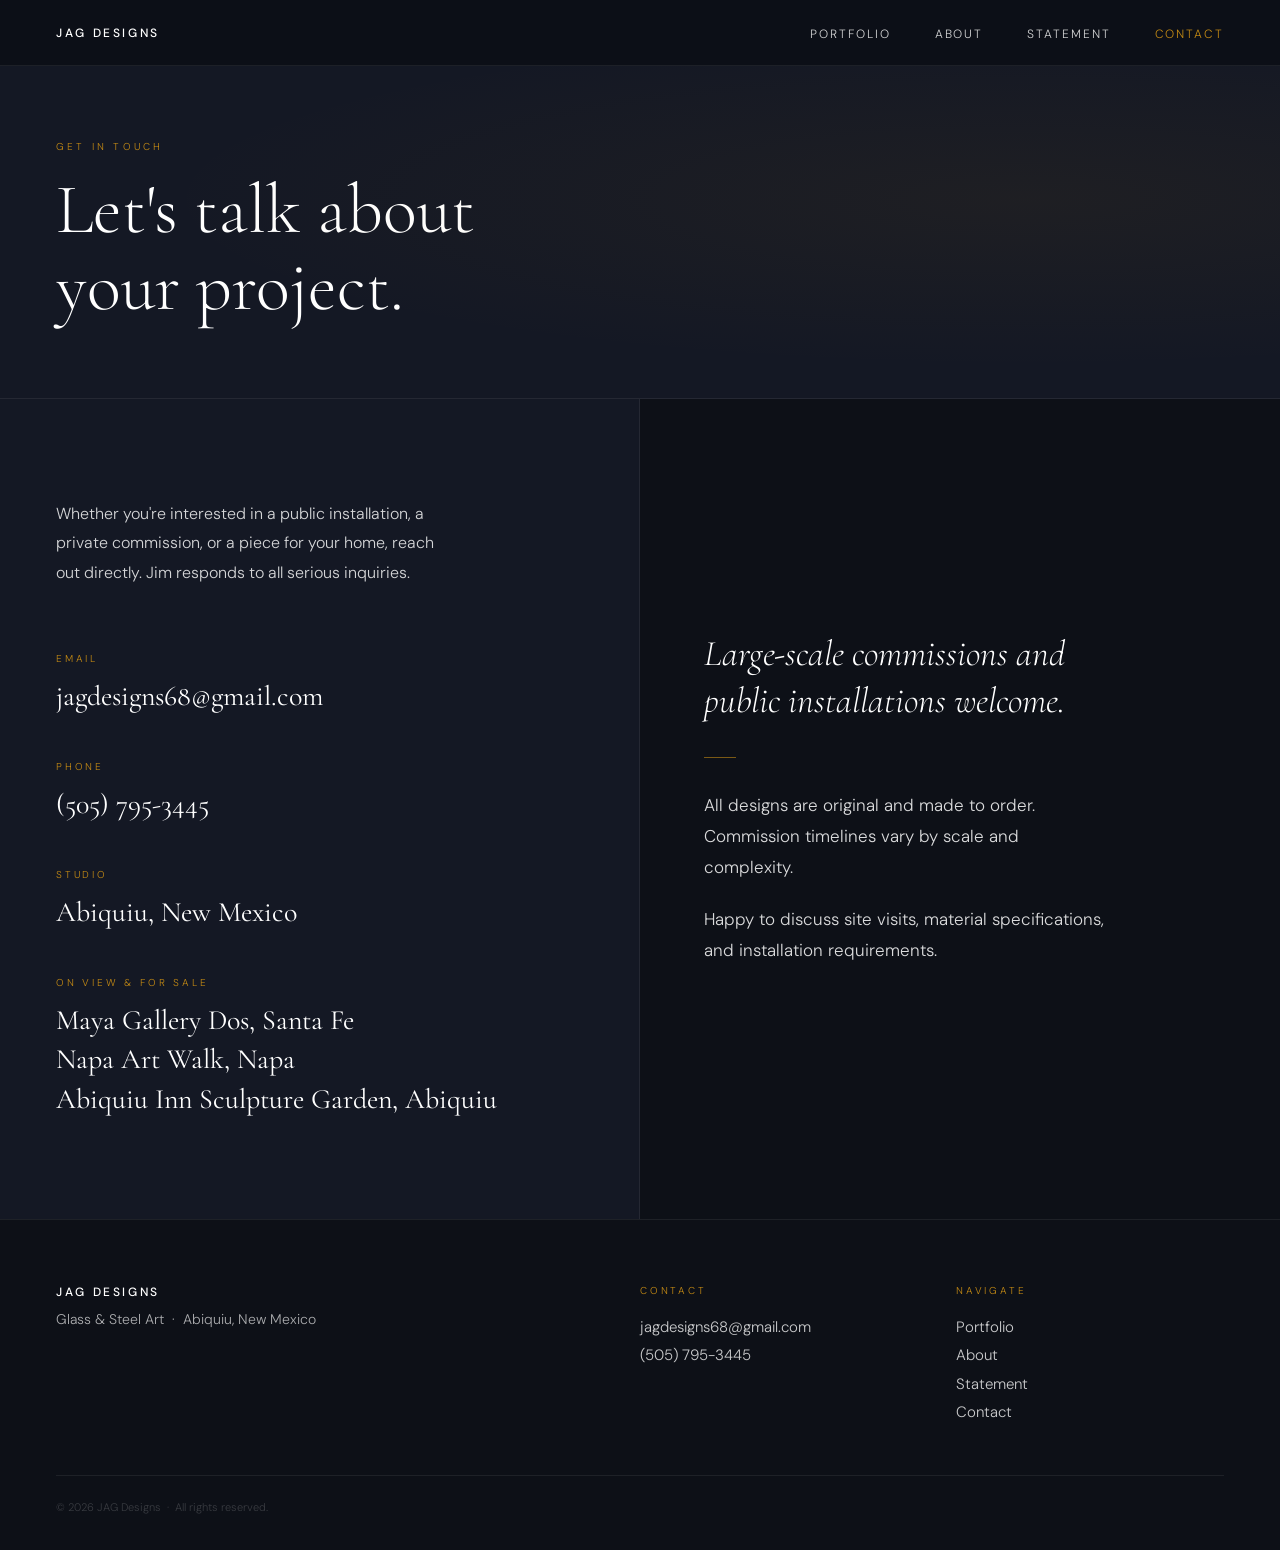
<file: contact.html>
<!DOCTYPE html>
<html lang="en">
<head>
  <meta charset="UTF-8">
  <meta name="viewport" content="width=device-width, initial-scale=1.0">
  <title>Contact — JAG Designs</title>
  <link rel="preconnect" href="https://fonts.googleapis.com">
  <link rel="preconnect" href="https://fonts.gstatic.com" crossorigin>
  <link href="https://fonts.googleapis.com/css2?family=Cormorant+Garamond:ital,wght@0,300;0,400;1,300;1,400&family=DM+Sans:opsz,wght@9..40,300;9..40,400;9..40,500&display=swap" rel="stylesheet">
  <style>
    *, *::before, *::after { box-sizing: border-box; margin: 0; padding: 0; }
    :root { --steel-dark: #141824; --steel-deeper: #0D1017; --bronze: #C48A14; --border-dark: rgba(255,255,255,0.07); }
    html { scroll-behavior: smooth; }
    body { font-family: 'DM Sans', system-ui, sans-serif; font-weight: 300; background: var(--steel-deeper); color: #fff; -webkit-font-smoothing: antialiased; }

    nav { position: fixed; top: 0; left: 0; right: 0; z-index: 100; display: flex; align-items: center; justify-content: space-between; padding: 22px 56px; background: rgba(13,16,23,0.97); backdrop-filter: blur(10px); border-bottom: 1px solid var(--border-dark); }
    .nav-logo { font-size: 12px; font-weight: 500; letter-spacing: 0.22em; text-transform: uppercase; color: #fff; text-decoration: none; }
    .nav-links { display: flex; gap: 44px; list-style: none; }
    .nav-links a { font-size: 12px; letter-spacing: 0.16em; text-transform: uppercase; color: rgba(255,255,255,0.82); text-decoration: none; transition: color 0.2s; }
    .nav-links a:hover, .nav-links a.active { color: var(--bronze); }
    .nav-toggle { display: none; flex-direction: column; gap: 5px; cursor: pointer; }
    .nav-toggle span { display: block; width: 24px; height: 1px; background: #fff; }

    .page-hero { background: var(--steel-dark); padding: 140px 56px 72px; position: relative; overflow: hidden; border-bottom: 1px solid var(--border-dark); }
    .page-hero::before { content: ''; position: absolute; inset: 0; background: radial-gradient(ellipse at 80% 50%, rgba(196,138,20,0.06) 0%, transparent 60%); pointer-events: none; }
    .page-eyebrow { font-size: 10px; letter-spacing: 0.32em; text-transform: uppercase; color: var(--bronze); margin-bottom: 18px; display: block; }
    .page-title { font-family: 'Cormorant Garamond', Georgia, serif; font-size: clamp(40px, 5.5vw, 72px); font-weight: 300; color: #fff; line-height: 1.1; }

    /* CONTACT BODY */
    .contact-body { display: grid; grid-template-columns: 1fr 1fr; min-height: 60vh; }

    /* LEFT INFO */
    .contact-info { background: var(--steel-dark); padding: 100px 64px 100px 56px; display: flex; flex-direction: column; justify-content: center; border-right: 1px solid var(--border-dark); }
    .contact-intro { font-size: 16px; font-weight: 300; color: rgba(255,255,255,0.82); line-height: 1.85; margin-bottom: 64px; max-width: 400px; }
    .contact-block { margin-bottom: 44px; }
    .contact-block:last-child { margin-bottom: 0; }
    .contact-block-label { font-size: 10px; letter-spacing: 0.28em; text-transform: uppercase; color: var(--bronze); margin-bottom: 12px; }
    .contact-block-value { font-family: 'Cormorant Garamond', Georgia, serif; font-size: 28px; font-weight: 400; color: #fff; line-height: 1.4; }
    .contact-block-value a { color: #fff; text-decoration: none; transition: color 0.2s; }
    .contact-block-value a:hover { color: var(--bronze); }

    /* RIGHT — commission note */
    .contact-note { background: var(--steel-deeper); padding: 100px 56px 100px 64px; display: flex; flex-direction: column; justify-content: center; }
    .note-heading { font-family: 'Cormorant Garamond', Georgia, serif; font-size: 36px; font-weight: 300; font-style: italic; color: #fff; line-height: 1.3; margin-bottom: 32px; max-width: 400px; }
    .note-divider { width: 32px; height: 1px; background: var(--bronze); opacity: 0.6; margin-bottom: 32px; }
    .note-text { font-size: 17px; font-weight: 300; color: rgba(255,255,255,0.85); line-height: 1.85; max-width: 400px; margin-bottom: 20px; }

    footer { background: var(--steel-deeper); border-top: 1px solid var(--border-dark); padding: 64px 56px 36px; }
    .footer-grid { display: grid; grid-template-columns: 2fr 1fr 1fr; gap: 48px; margin-bottom: 48px; }
    .footer-brand { font-size: 12px; font-weight: 500; letter-spacing: 0.22em; text-transform: uppercase; color: #fff; margin-bottom: 10px; }
    .footer-sub { font-size: 14px; color: rgba(255,255,255,0.65); }
    .footer-col-label { font-size: 10px; letter-spacing: 0.28em; text-transform: uppercase; color: var(--bronze); margin-bottom: 16px; }
    .footer-col-body { font-size: 15px; color: rgba(255,255,255,0.82); line-height: 1.9; }
    .footer-col-body a { color: rgba(255,255,255,0.78); text-decoration: none; transition: color 0.2s; }
    .footer-col-body a:hover { color: var(--bronze); }
    .footer-bottom { border-top: 1px solid var(--border-dark); padding-top: 24px; }
    .footer-copy { font-size: 11px; color: rgba(255,255,255,0.18); }

    @media (max-width: 768px) {
      nav { padding: 18px 24px; }
      .nav-links { display: none; position: fixed; top: 0; left: 0; right: 0; bottom: 0; background: rgba(13,16,23,0.98); flex-direction: column; align-items: center; justify-content: center; gap: 36px; z-index: 99; }
      .nav-links.open { display: flex; }
      .nav-toggle { display: flex; z-index: 101; }
      .page-hero { padding: 110px 24px 56px; }
      .contact-body { grid-template-columns: 1fr; }
      .contact-info { padding: 64px 24px; border-right: none; border-bottom: 1px solid var(--border-dark); }
      .contact-note { padding: 64px 24px; }
      footer { padding: 48px 24px 28px; }
      .footer-grid { grid-template-columns: 1fr; gap: 32px; }
    }
  </style>
</head>
<body>
  <nav>
    <a href="index.html" class="nav-logo">JAG Designs</a>
    <div class="nav-toggle" id="nav-toggle"><span></span><span></span><span></span></div>
    <ul class="nav-links" id="nav-links">
      <li><a href="portfolio.html">Portfolio</a></li>
      <li><a href="about.html">About</a></li>
      <li><a href="statement.html">Statement</a></li>
      <li><a href="contact.html" class="active">Contact</a></li>
    </ul>
  </nav>

  <div class="page-hero">
    <span class="page-eyebrow">Get in Touch</span>
    <h1 class="page-title">Let's talk about<br>your project.</h1>
  </div>

  <div class="contact-body">
    <div class="contact-info">
      <p class="contact-intro">Whether you're interested in a public installation, a private commission, or a piece for your home, reach out directly. Jim responds to all serious inquiries.</p>

      <div class="contact-block">
        <p class="contact-block-label">Email</p>
        <p class="contact-block-value"><a href="mailto:jagdesigns68@gmail.com">jagdesigns68@gmail.com</a></p>
      </div>

      <div class="contact-block">
        <p class="contact-block-label">Phone</p>
        <p class="contact-block-value"><a href="tel:+15057953445">(505) 795-3445</a></p>
      </div>

      <div class="contact-block">
        <p class="contact-block-label">Studio</p>
        <p class="contact-block-value">Abiquiu, New Mexico</p>
      </div>

      <div class="contact-block">
        <p class="contact-block-label">On View &amp; For Sale</p>
        <p class="contact-block-value">Maya Gallery Dos, Santa Fe<br>Napa Art Walk, Napa<br>Abiquiu Inn Sculpture Garden, Abiquiu</p>
      </div>
    </div>

    <div class="contact-note">
      <h2 class="note-heading">Large-scale commissions and public installations welcome.</h2>
      <div class="note-divider"></div>
      <p class="note-text">All designs are original and made to order. Commission timelines vary by scale and complexity.</p>
      <p class="note-text">Happy to discuss site visits, material specifications, and installation requirements.</p>
    </div>
  </div>

  <footer>
    <div class="footer-grid">
      <div><p class="footer-brand">JAG Designs</p><p class="footer-sub">Glass &amp; Steel Art &nbsp;&middot;&nbsp; Abiquiu, New Mexico</p></div>
      <div><p class="footer-col-label">Contact</p><div class="footer-col-body"><a href="mailto:jagdesigns68@gmail.com">jagdesigns68@gmail.com</a><br><a href="tel:+15057953445">(505) 795-3445</a></div></div>
      <div><p class="footer-col-label">Navigate</p><div class="footer-col-body"><a href="portfolio.html">Portfolio</a><br><a href="about.html">About</a><br><a href="statement.html">Statement</a><br><a href="contact.html">Contact</a></div></div>
    </div>
    <div class="footer-bottom"><p class="footer-copy">&copy; 2026 JAG Designs &nbsp;&middot;&nbsp; All rights reserved.</p></div>
  </footer>

  <script>
    const toggle = document.getElementById('nav-toggle');
    const links = document.getElementById('nav-links');
    toggle.addEventListener('click', () => links.classList.toggle('open'));
    links.querySelectorAll('a').forEach(a => a.addEventListener('click', () => links.classList.remove('open')));
  </script>
</body>
</html>
</file>
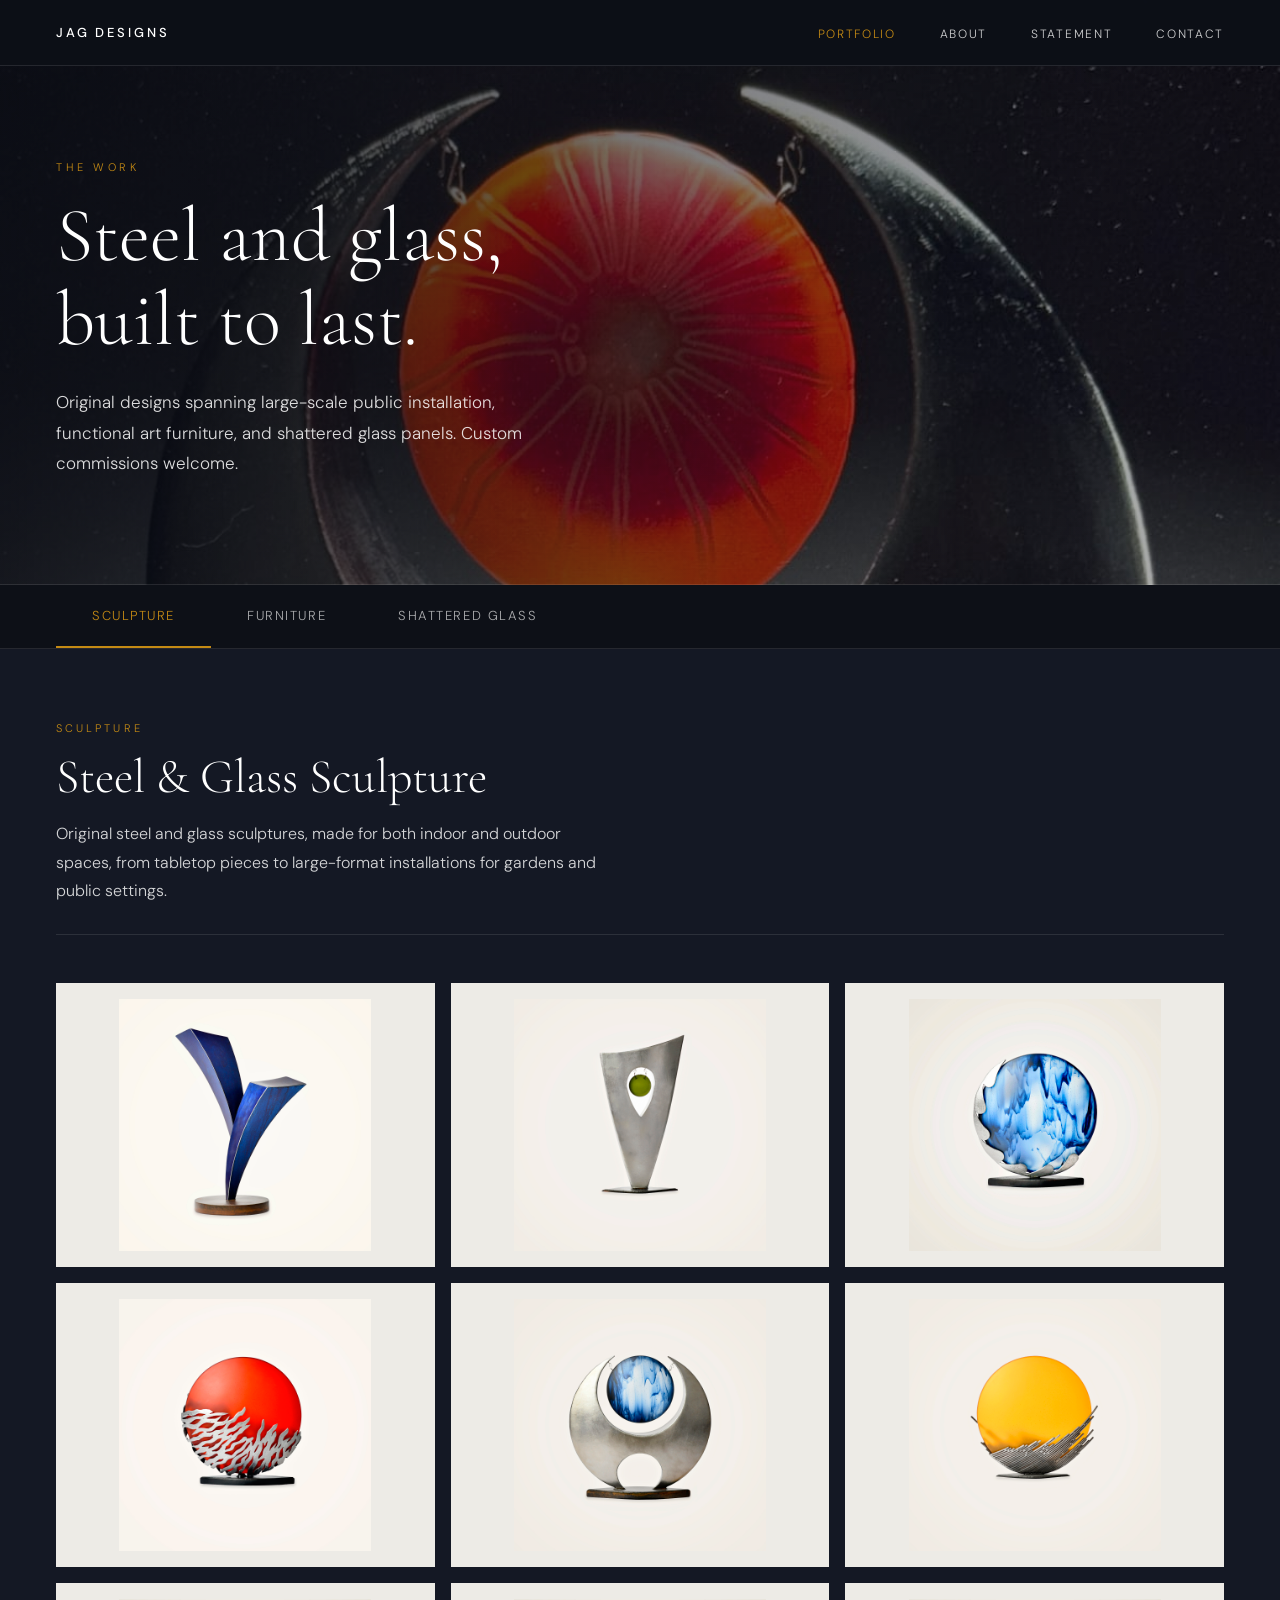
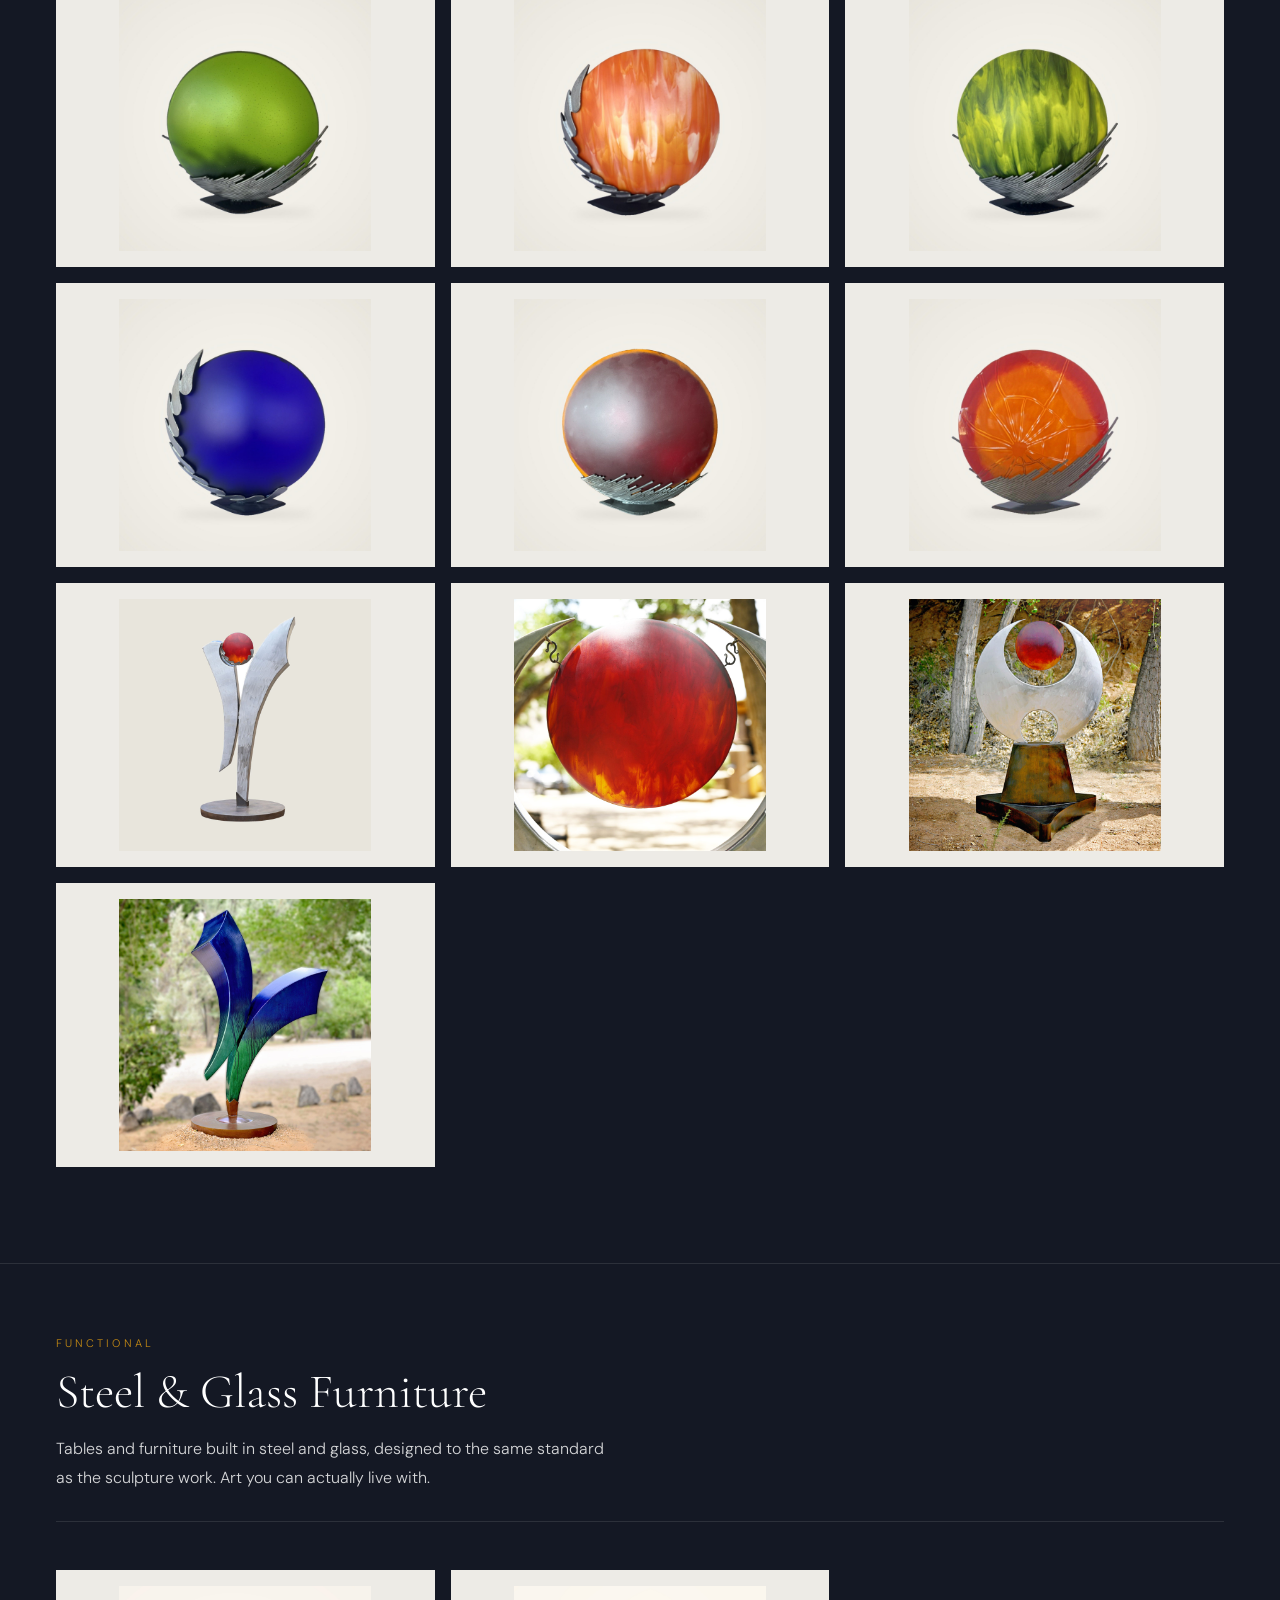
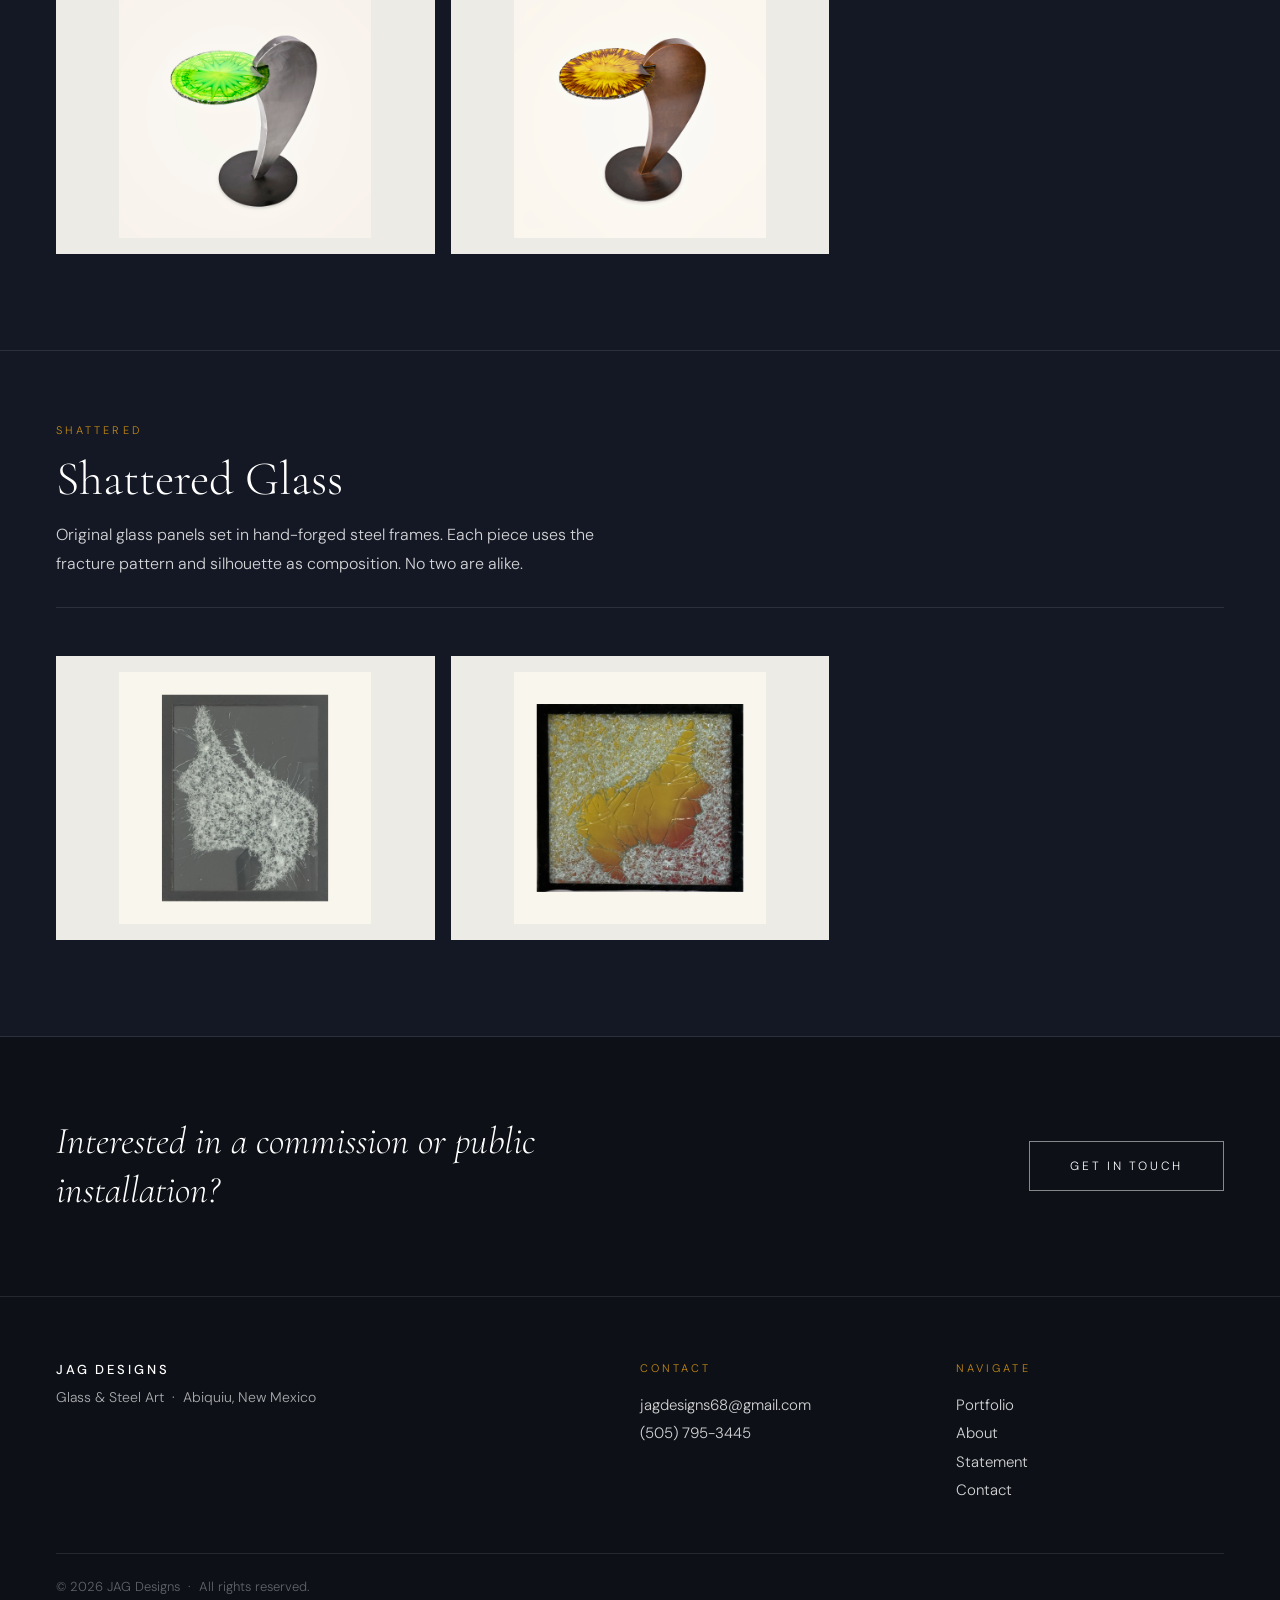
<file: portfolio (1).html>
<!DOCTYPE html>
<html lang="en">
<head>
  <meta charset="UTF-8">
  <meta name="viewport" content="width=device-width, initial-scale=1.0">
  <title>Portfolio — JAG Designs</title>
  <link rel="preconnect" href="https://fonts.googleapis.com">
  <link rel="preconnect" href="https://fonts.gstatic.com" crossorigin>
  <link href="https://fonts.googleapis.com/css2?family=Cormorant+Garamond:ital,wght@0,300;0,400;1,300;1,400&family=DM+Sans:opsz,wght@9..40,300;9..40,400;9..40,500&display=swap" rel="stylesheet">
  <style>
    *, *::before, *::after { box-sizing: border-box; margin: 0; padding: 0; }
    :root { --steel-dark: #141824; --steel-deeper: #0D1017; --bronze: #C48A14; --border-dark: rgba(255,255,255,0.10); --img-bg: #EDEBE6; }
    html { scroll-behavior: smooth; }
    body { font-family: 'DM Sans', system-ui, sans-serif; font-weight: 300; background: var(--steel-dark); color: #fff; -webkit-font-smoothing: antialiased; }

    /* NAV */
    nav { position: fixed; top: 0; left: 0; right: 0; z-index: 100; display: flex; align-items: center; justify-content: space-between; padding: 22px 56px; background: rgba(13,16,23,0.97); backdrop-filter: blur(10px); border-bottom: 1px solid var(--border-dark); }
    .nav-logo { font-size: 13px; font-weight: 500; letter-spacing: 0.22em; text-transform: uppercase; color: #fff; text-decoration: none; }
    .nav-links { display: flex; gap: 44px; list-style: none; }
    .nav-links a { font-size: 12px; letter-spacing: 0.14em; text-transform: uppercase; color: rgba(255,255,255,0.80); text-decoration: none; transition: color 0.2s; }
    .nav-links a:hover, .nav-links a.active { color: var(--bronze); }
    .nav-toggle { display: none; flex-direction: column; gap: 5px; cursor: pointer; }
    .nav-toggle span { display: block; width: 24px; height: 1px; background: #fff; }

    /* HERO — glass orb centered */
    .page-hero {
      min-height: 65vh;
      padding: 160px 56px 80px;
      position: relative;
      overflow: hidden;
      background-image:
        linear-gradient(to right,
          rgba(10,12,20,0.88) 0%,
          rgba(10,12,20,0.55) 50%,
          rgba(10,12,20,0.30) 100%),
        url('indoor_sculpture_black_background_07.jpeg');
      background-size: cover;
      background-position: 55% 20%;
      border-bottom: 1px solid var(--border-dark);
    }
    .page-eyebrow { font-size: 11px; letter-spacing: 0.32em; text-transform: uppercase; color: var(--bronze); margin-bottom: 20px; display: block; }
    .page-title { font-family: 'Cormorant Garamond', Georgia, serif; font-size: clamp(44px, 6vw, 80px); font-weight: 300; color: #fff; line-height: 1.1; margin-bottom: 24px; max-width: 600px; }
    .page-subtitle { font-size: 17px; font-weight: 300; color: rgba(255,255,255,0.85); max-width: 500px; line-height: 1.8; }

    /* TABS */
    .port-tabs { background: var(--steel-deeper); border-bottom: 1px solid var(--border-dark); display: flex; justify-content: flex-start; padding: 0 56px; position: sticky; top: 65px; z-index: 50; }
    .port-tab { font-size: 13px; letter-spacing: 0.12em; text-transform: uppercase; color: rgba(255,255,255,0.65); text-decoration: none; padding: 22px 36px; border-bottom: 2px solid transparent; transition: color 0.2s, border-color 0.2s; }
    .port-tab:hover { color: rgba(255,255,255,0.9); }
    .port-tab.active { color: var(--bronze); border-bottom-color: var(--bronze); }

    /* SECTIONS */
    .port-section { padding: 72px 56px 96px; border-bottom: 1px solid var(--border-dark); }
    .port-section-header { margin-bottom: 48px; padding-bottom: 28px; border-bottom: 1px solid var(--border-dark); }
    .section-eyebrow { font-size: 11px; letter-spacing: 0.28em; text-transform: uppercase; color: var(--bronze); display: block; margin-bottom: 16px; }
    .port-section-title { font-family: 'Cormorant Garamond', Georgia, serif; font-size: 48px; font-weight: 300; color: #fff; line-height: 1.1; margin-bottom: 16px; }
    .port-section-desc { font-size: 16px; font-weight: 300; color: rgba(255,255,255,0.82); line-height: 1.8; max-width: 560px; }

    /* IMAGE GRID — full sculpture always visible */
    .piece-grid { display: grid; grid-template-columns: repeat(3, 1fr); gap: 16px; }
    .piece { display: block; overflow: hidden; background: var(--img-bg); }
    .piece img {
      width: 100%;
      display: block;
      aspect-ratio: 4/3;
      object-fit: contain;
      padding: 16px;
      transition: transform 0.5s ease;
    }
    .piece:hover img { transform: scale(1.04); }

    /* CTA */
    .port-cta { background: var(--steel-deeper); padding: 80px 56px; display: flex; align-items: center; justify-content: space-between; gap: 40px; }
    .port-cta-text { font-family: 'Cormorant Garamond', Georgia, serif; font-size: 38px; font-weight: 300; font-style: italic; color: #fff; max-width: 540px; line-height: 1.3; }
    .btn-outline { display: inline-block; font-size: 12px; letter-spacing: 0.22em; text-transform: uppercase; color: #fff; text-decoration: none; border: 1px solid rgba(255,255,255,0.5); padding: 16px 40px; transition: border-color 0.3s, color 0.3s; white-space: nowrap; }
    .btn-outline:hover { border-color: var(--bronze); color: var(--bronze); }

    /* FOOTER */
    footer { background: var(--steel-deeper); border-top: 1px solid var(--border-dark); padding: 64px 56px 36px; }
    .footer-grid { display: grid; grid-template-columns: 2fr 1fr 1fr; gap: 48px; margin-bottom: 48px; }
    .footer-brand { font-size: 13px; font-weight: 500; letter-spacing: 0.22em; text-transform: uppercase; color: #fff; margin-bottom: 10px; }
    .footer-sub { font-size: 14px; color: rgba(255,255,255,0.65); }
    .footer-col-label { font-size: 11px; letter-spacing: 0.28em; text-transform: uppercase; color: var(--bronze); margin-bottom: 16px; }
    .footer-col-body { font-size: 15px; color: rgba(255,255,255,0.82); line-height: 1.9; }
    .footer-col-body a { color: rgba(255,255,255,0.82); text-decoration: none; transition: color 0.2s; }
    .footer-col-body a:hover { color: var(--bronze); }
    .footer-bottom { border-top: 1px solid var(--border-dark); padding-top: 24px; }
    .footer-copy { font-size: 13px; color: rgba(255,255,255,0.35); }

    /* MOBILE */
    @media (max-width: 768px) {
      nav { padding: 18px 24px; }
      .nav-links { display: none; position: fixed; top: 0; left: 0; right: 0; bottom: 0; background: rgba(13,16,23,0.98); flex-direction: column; align-items: center; justify-content: center; gap: 36px; z-index: 99; }
      .nav-links.open { display: flex; }
      .nav-toggle { display: flex; z-index: 101; }
      .page-hero { padding: 120px 24px 64px; min-height: 50vh; background-position: center center; }
      .port-tabs { padding: 0 16px; overflow-x: auto; top: 57px; }
      .port-tab { padding: 18px 20px; font-size: 12px; }
      .port-section { padding: 48px 24px 64px; }
      .port-section-title { font-size: 36px; }
      .piece-grid { grid-template-columns: 1fr; gap: 12px; }
      .piece-grid .piece:last-child:nth-child(3n - 2) { grid-column: 1; }
      .port-cta { flex-direction: column; align-items: flex-start; padding: 56px 24px; }
      .port-cta-text { font-size: 28px; }
      footer { padding: 48px 24px 28px; }
      .footer-grid { grid-template-columns: 1fr; gap: 32px; }
    }
    @media (min-width: 769px) and (max-width: 1100px) {
      .piece-grid { grid-template-columns: repeat(2, 1fr); }
      .piece-grid .piece:last-child:nth-child(2n - 1) { grid-column: 1 / -1; }
    }
  </style>
</head>
<body>
  <nav id="main-nav">
    <a href="index.html" class="nav-logo">JAG Designs</a>
    <div class="nav-toggle" id="nav-toggle"><span></span><span></span><span></span></div>
    <ul class="nav-links" id="nav-links">
      <li><a href="portfolio.html" class="active">Portfolio</a></li>
      <li><a href="about.html">About</a></li>
      <li><a href="statement.html">Statement</a></li>
      <li><a href="contact.html">Contact</a></li>
    </ul>
  </nav>

  <div class="page-hero">
    <span class="page-eyebrow">The Work</span>
    <h1 class="page-title">Steel and glass,<br>built to last.</h1>
    <p class="page-subtitle">Original designs spanning large-scale public installation, functional art furniture, and shattered glass panels. Custom commissions welcome.</p>
  </div>

  <nav class="port-tabs">
    <a href="#sculpture" class="port-tab active">Sculpture</a>
    <a href="#functional" class="port-tab">Furniture</a>
    <a href="#shattered" class="port-tab">Shattered Glass</a>
  </nav>

  <section class="port-section" id="sculpture">
    <div class="port-section-header">
      <span class="section-eyebrow">Sculpture</span>
      <h2 class="port-section-title">Steel &amp; Glass Sculpture</h2>
      <p class="port-section-desc">Original steel and glass sculptures, made for both indoor and outdoor spaces, from tabletop pieces to large-format installations for gardens and public settings.</p>
    </div>
    <div class="piece-grid">
      <!-- Studio & tabletop pieces -->
      <a class="piece" href="#"><img src="indoor_sculpture_01.jpg" alt="Steel and glass sculpture by Jim Gregory"></a>
      <a class="piece" href="#"><img src="indoor_sculpture_02.jpg" alt="Steel and glass sculpture by Jim Gregory"></a>
      <a class="piece" href="#"><img src="indoor_sculpture_03.jpg" alt="Steel and glass sculpture by Jim Gregory"></a>
      <a class="piece" href="#"><img src="indoor_sculpture_04.jpg" alt="Steel and glass sculpture by Jim Gregory"></a>
      <a class="piece" href="#"><img src="indoor_sculpture_06.jpg" alt="Steel and glass sculpture by Jim Gregory"></a>
      <a class="piece" href="#"><img src="indoor_sculpture_05.jpg" alt="Steel and glass sculpture by Jim Gregory"></a>
      <a class="piece" href="#"><img src="sphere_green.jpg" alt="Green glass sphere in a woven steel cradle by Jim Gregory"></a>
      <a class="piece" href="#"><img src="disc_amber.jpg" alt="Amber glass disc with a forged steel flame by Jim Gregory"></a>
      <a class="piece" href="#"><img src="sphere_lime.jpg" alt="Marbled lime-green glass sphere in a woven steel cradle by Jim Gregory"></a>
      <a class="piece" href="#"><img src="sphere_cobalt.jpg" alt="Cobalt blue glass sphere with a forged steel flame by Jim Gregory"></a>
      <a class="piece" href="#"><img src="sphere_crimson.jpg" alt="Crimson and amber glass sphere in a forged steel cradle by Jim Gregory"></a>
      <a class="piece" href="#"><img src="disc_sunburst.jpg" alt="Orange glass disc with a radial sunburst pattern in a woven steel cradle by Jim Gregory"></a>
      <!-- Large outdoor installation pieces -->
      <a class="piece" href="#"><img src="outdoor_sculpture_04.jpg" alt="Steel and glass sculpture with a red glass sphere by Jim Gregory"></a>
      <a class="piece" href="#"><img src="up_close_red_sphere.jpg" alt="Close-up of a red and amber glass disc in a hand-forged steel frame by Jim Gregory"></a>
      <a class="piece" href="#"><img src="outdoor_sculpture_05.jpg" alt="Outdoor steel and glass sculpture, a crescent form cradling a red glass sphere on a forged base, by Jim Gregory"></a>
      <a class="piece" href="#"><img src="outdoor_sculpture_06.jpg" alt="Outdoor blue and green steel sculpture with sweeping dual forms by Jim Gregory"></a>
    </div>
  </section>

  <section class="port-section" id="functional">
    <div class="port-section-header">
      <span class="section-eyebrow">Functional</span>
      <h2 class="port-section-title">Steel &amp; Glass Furniture</h2>
      <p class="port-section-desc">Tables and furniture built in steel and glass, designed to the same standard as the sculpture work. Art you can actually live with.</p>
    </div>
    <div class="piece-grid">
      <a class="piece" href="#"><img src="impact_table_01.jpg" alt="Steel and glass impact table by Jim Gregory"></a>
      <a class="piece" href="#"><img src="impact_table_02.jpg" alt="Steel and glass impact table by Jim Gregory"></a>
    </div>
  </section>

  <section class="port-section" id="shattered">
    <div class="port-section-header">
      <span class="section-eyebrow">Shattered</span>
      <h2 class="port-section-title">Shattered Glass</h2>
      <p class="port-section-desc">Original glass panels set in hand-forged steel frames. Each piece uses the fracture pattern and silhouette as composition. No two are alike.</p>
    </div>
    <div class="piece-grid">
      <a class="piece" href="#"><img src="shattered_glass_01.jpg" alt="Shattered glass panel in hand-forged steel frame by Jim Gregory"></a>
      <a class="piece" href="#"><img src="shattered_glass_02.jpg" alt="Shattered glass panel in hand-forged steel frame by Jim Gregory"></a>
    </div>
  </section>

  <div class="port-cta">
    <p class="port-cta-text">Interested in a commission or public installation?</p>
    <a href="contact.html" class="btn-outline">Get in Touch</a>
  </div>

  <footer>
    <div class="footer-grid">
      <div><p class="footer-brand">JAG Designs</p><p class="footer-sub">Glass &amp; Steel Art &nbsp;&middot;&nbsp; Abiquiu, New Mexico</p></div>
      <div><p class="footer-col-label">Contact</p><div class="footer-col-body"><a href="mailto:jagdesigns68@gmail.com">jagdesigns68@gmail.com</a><br><a href="tel:+15057953445">(505) 795-3445</a></div></div>
      <div><p class="footer-col-label">Navigate</p><div class="footer-col-body"><a href="portfolio.html">Portfolio</a><br><a href="about.html">About</a><br><a href="statement.html">Statement</a><br><a href="contact.html">Contact</a></div></div>
    </div>
    <div class="footer-bottom"><p class="footer-copy">&copy; 2026 JAG Designs &nbsp;&middot;&nbsp; All rights reserved.</p></div>
  </footer>

  <script>
    const toggle = document.getElementById('nav-toggle');
    const links = document.getElementById('nav-links');
    toggle.addEventListener('click', () => links.classList.toggle('open'));
    links.querySelectorAll('a').forEach(a => a.addEventListener('click', () => links.classList.remove('open')));
    const tabs = document.querySelectorAll('.port-tab');
    const sections = ['sculpture','functional','shattered'].map(id => document.getElementById(id));
    window.addEventListener('scroll', () => {
      let current = 'sculpture';
      sections.forEach(s => { if (window.scrollY >= s.offsetTop - 140) current = s.id; });
      tabs.forEach(t => t.classList.toggle('active', t.getAttribute('href') === '#' + current));
    });
  </script>
</body>
</html>
</file>
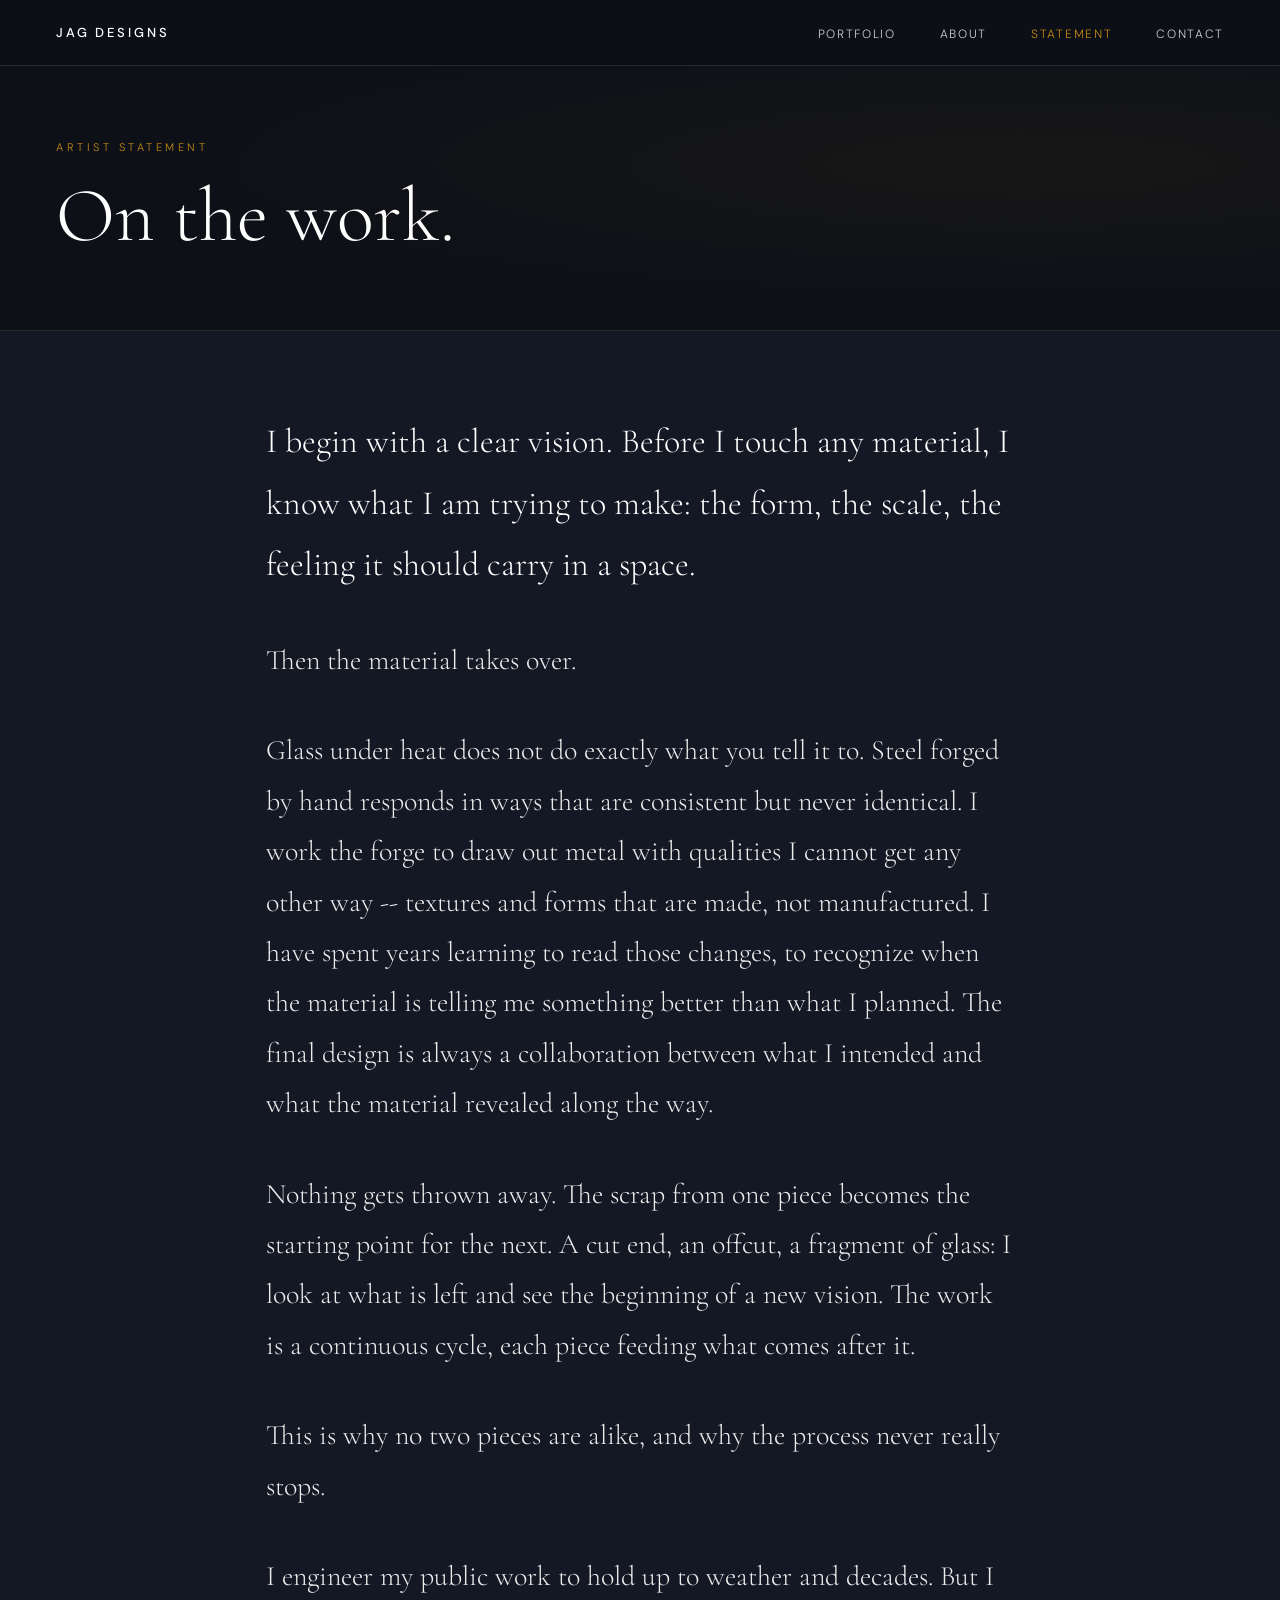
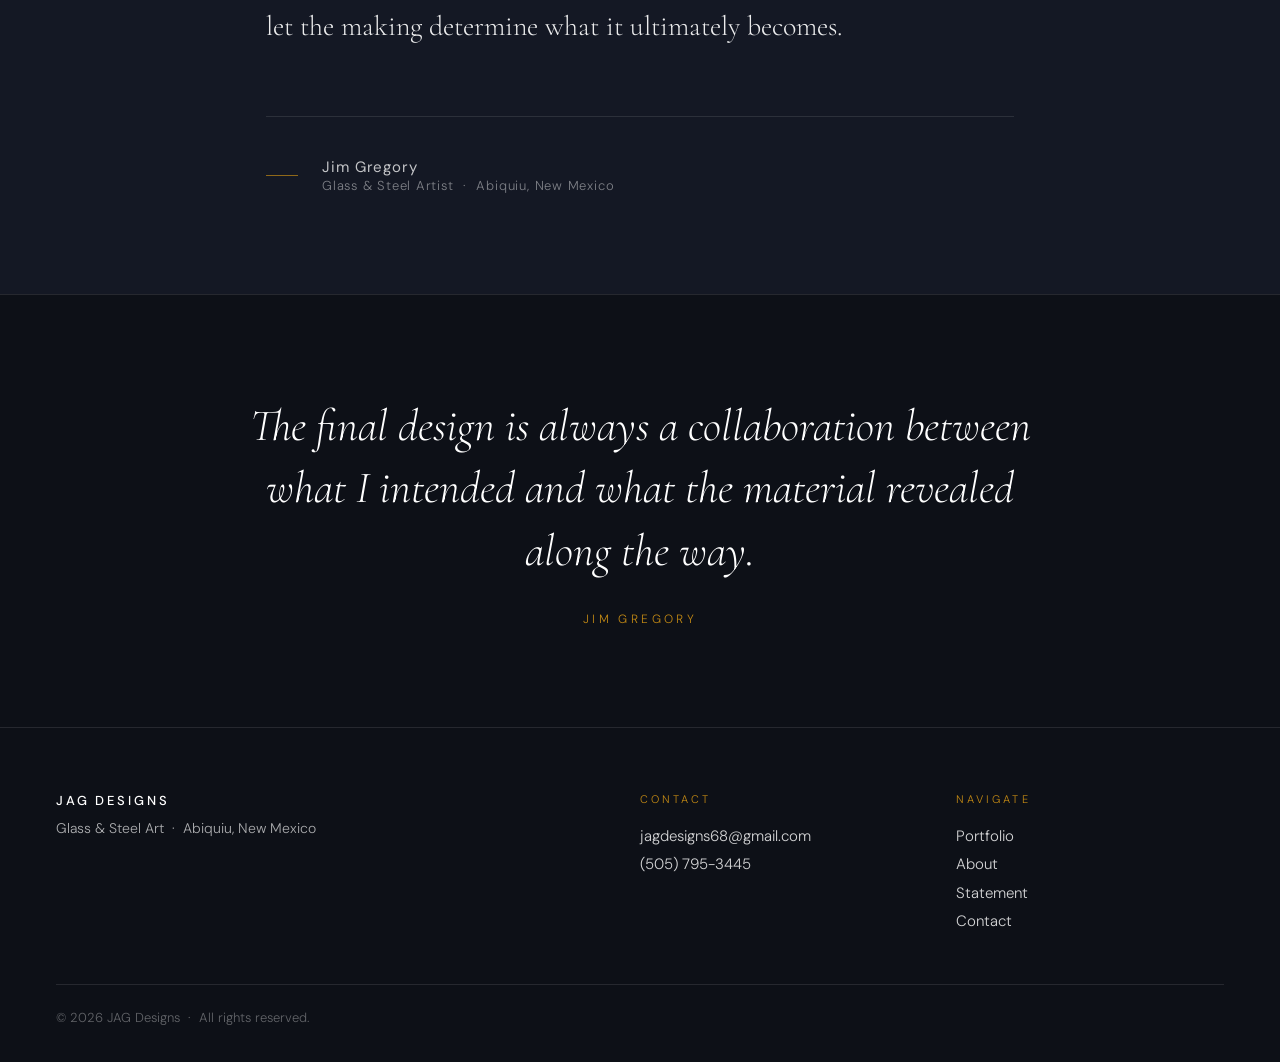
<file: statement.html>
<!DOCTYPE html>
<html lang="en">
<head>
  <meta charset="UTF-8">
  <meta name="viewport" content="width=device-width, initial-scale=1.0">
  <title>Statement — JAG Designs</title>
  <link rel="preconnect" href="https://fonts.googleapis.com">
  <link rel="preconnect" href="https://fonts.gstatic.com" crossorigin>
  <link href="https://fonts.googleapis.com/css2?family=Cormorant+Garamond:ital,wght@0,300;0,400;1,300;1,400&family=DM+Sans:opsz,wght@9..40,300;9..40,400;9..40,500&display=swap" rel="stylesheet">
  <style>
    *, *::before, *::after { box-sizing: border-box; margin: 0; padding: 0; }
    :root { --steel-dark: #141824; --steel-deeper: #0D1017; --bronze: #C48A14; --border-dark: rgba(255,255,255,0.10); }
    html { scroll-behavior: smooth; }
    body { font-family: 'DM Sans', system-ui, sans-serif; font-weight: 300; background: var(--steel-dark); color: #fff; -webkit-font-smoothing: antialiased; }

    nav { position: fixed; top: 0; left: 0; right: 0; z-index: 100; display: flex; align-items: center; justify-content: space-between; padding: 22px 56px; background: rgba(13,16,23,0.97); backdrop-filter: blur(10px); border-bottom: 1px solid var(--border-dark); }
    .nav-logo { font-size: 13px; font-weight: 500; letter-spacing: 0.22em; text-transform: uppercase; color: #fff; text-decoration: none; }
    .nav-links { display: flex; gap: 44px; list-style: none; }
    .nav-links a { font-size: 12px; letter-spacing: 0.14em; text-transform: uppercase; color: rgba(255,255,255,0.80); text-decoration: none; transition: color 0.2s; }
    .nav-links a:hover, .nav-links a.active { color: var(--bronze); }
    .nav-toggle { display: none; flex-direction: column; gap: 5px; cursor: pointer; }
    .nav-toggle span { display: block; width: 24px; height: 1px; background: #fff; }

    .page-hero { background: var(--steel-deeper); padding: 140px 56px 72px; position: relative; overflow: hidden; border-bottom: 1px solid var(--border-dark); }
    .page-hero::before { content: ''; position: absolute; inset: 0; background: radial-gradient(ellipse at 80% 50%, rgba(196,138,20,0.06) 0%, transparent 60%); pointer-events: none; }
    .page-eyebrow { font-size: 11px; letter-spacing: 0.32em; text-transform: uppercase; color: var(--bronze); margin-bottom: 20px; display: block; }
    .page-title { font-family: 'Cormorant Garamond', Georgia, serif; font-size: clamp(44px, 6vw, 80px); font-weight: 300; color: #fff; line-height: 1.1; }

    /* STATEMENT BODY */
    .statement-body { max-width: 860px; margin: 0 auto; padding: 80px 56px 100px; }

    .statement-text p {
      font-family: 'Cormorant Garamond', Georgia, serif;
      font-size: clamp(22px, 2.2vw, 28px);
      font-weight: 300;
      color: rgba(255,255,255,0.92);
      line-height: 1.8;
      margin-bottom: 40px;
    }
    .statement-text p:last-child { margin-bottom: 0; }
    .statement-text p.lead {
      font-size: clamp(26px, 2.8vw, 34px);
      color: #fff;
    }

    /* ATTRIBUTION */
    .statement-attr {
      margin-top: 64px;
      padding-top: 40px;
      border-top: 1px solid var(--border-dark);
      display: flex;
      align-items: center;
      gap: 24px;
    }
    .attr-divider { width: 32px; height: 1px; background: var(--bronze); opacity: 0.7; flex-shrink: 0; }
    .attr-name { font-size: 15px; font-weight: 400; color: rgba(255,255,255,0.75); letter-spacing: 0.06em; }
    .attr-title { font-size: 13px; color: rgba(255,255,255,0.45); letter-spacing: 0.06em; }

    /* PULL QUOTE */
    .pull-section { background: var(--steel-deeper); padding: 100px 56px; border-top: 1px solid var(--border-dark); text-align: center; }
    .pull-quote { font-family: 'Cormorant Garamond', Georgia, serif; font-size: clamp(26px, 3.5vw, 48px); font-weight: 300; font-style: italic; color: #fff; line-height: 1.4; max-width: 800px; margin: 0 auto 28px; }
    .pull-attr { font-size: 12px; letter-spacing: 0.28em; text-transform: uppercase; color: var(--bronze); }

    footer { background: var(--steel-deeper); border-top: 1px solid var(--border-dark); padding: 64px 56px 36px; }
    .footer-grid { display: grid; grid-template-columns: 2fr 1fr 1fr; gap: 48px; margin-bottom: 48px; }
    .footer-brand { font-size: 13px; font-weight: 500; letter-spacing: 0.22em; text-transform: uppercase; color: #fff; margin-bottom: 10px; }
    .footer-sub { font-size: 14px; color: rgba(255,255,255,0.65); }
    .footer-col-label { font-size: 11px; letter-spacing: 0.28em; text-transform: uppercase; color: var(--bronze); margin-bottom: 16px; }
    .footer-col-body { font-size: 15px; color: rgba(255,255,255,0.82); line-height: 1.9; }
    .footer-col-body a { color: rgba(255,255,255,0.82); text-decoration: none; transition: color 0.2s; }
    .footer-col-body a:hover { color: var(--bronze); }
    .footer-bottom { border-top: 1px solid var(--border-dark); padding-top: 24px; }
    .footer-copy { font-size: 13px; color: rgba(255,255,255,0.35); }

    @media (max-width: 768px) {
      nav { padding: 18px 24px; }
      .nav-links { display: none; position: fixed; top: 0; left: 0; right: 0; bottom: 0; background: rgba(13,16,23,0.98); flex-direction: column; align-items: center; justify-content: center; gap: 36px; z-index: 99; }
      .nav-links.open { display: flex; }
      .nav-toggle { display: flex; z-index: 101; }
      .page-hero { padding: 110px 24px 56px; }
      .statement-body { padding: 56px 24px 80px; }
      .pull-section { padding: 72px 24px; }
      footer { padding: 48px 24px 28px; }
      .footer-grid { grid-template-columns: 1fr; gap: 32px; }
    }
  </style>
</head>
<body>
  <nav>
    <a href="index.html" class="nav-logo">JAG Designs</a>
    <div class="nav-toggle" id="nav-toggle"><span></span><span></span><span></span></div>
    <ul class="nav-links" id="nav-links">
      <li><a href="portfolio.html">Portfolio</a></li>
      <li><a href="about.html">About</a></li>
      <li><a href="statement.html" class="active">Statement</a></li>
      <li><a href="contact.html">Contact</a></li>
    </ul>
  </nav>

  <div class="page-hero">
    <span class="page-eyebrow">Artist Statement</span>
    <h1 class="page-title">On the work.</h1>
  </div>

  <div class="statement-body">
    <div class="statement-text">
      <p class="lead">I begin with a clear vision. Before I touch any material, I know what I am trying to make: the form, the scale, the feeling it should carry in a space.</p>
      <p>Then the material takes over.</p>
      <p>Glass under heat does not do exactly what you tell it to. Steel forged by hand responds in ways that are consistent but never identical. I work the forge to draw out metal with qualities I cannot get any other way -- textures and forms that are made, not manufactured. I have spent years learning to read those changes, to recognize when the material is telling me something better than what I planned. The final design is always a collaboration between what I intended and what the material revealed along the way.</p>
      <p>Nothing gets thrown away. The scrap from one piece becomes the starting point for the next. A cut end, an offcut, a fragment of glass: I look at what is left and see the beginning of a new vision. The work is a continuous cycle, each piece feeding what comes after it.</p>
      <p>This is why no two pieces are alike, and why the process never really stops.</p>
      <p>I engineer my public work to hold up to weather and decades. But I let the making determine what it ultimately becomes.</p>
    </div>
    <div class="statement-attr">
      <div class="attr-divider"></div>
      <div>
        <p class="attr-name">Jim Gregory</p>
        <p class="attr-title">Glass &amp; Steel Artist &nbsp;&middot;&nbsp; Abiquiu, New Mexico</p>
      </div>
    </div>
  </div>

  <div class="pull-section">
    <p class="pull-quote">The final design is always a collaboration between what I intended and what the material revealed along the way.</p>
    <p class="pull-attr">Jim Gregory</p>
  </div>

  <footer>
    <div class="footer-grid">
      <div><p class="footer-brand">JAG Designs</p><p class="footer-sub">Glass &amp; Steel Art &nbsp;&middot;&nbsp; Abiquiu, New Mexico</p></div>
      <div><p class="footer-col-label">Contact</p><div class="footer-col-body"><a href="mailto:jagdesigns68@gmail.com">jagdesigns68@gmail.com</a><br><a href="tel:+15057953445">(505) 795-3445</a></div></div>
      <div><p class="footer-col-label">Navigate</p><div class="footer-col-body"><a href="portfolio.html">Portfolio</a><br><a href="about.html">About</a><br><a href="statement.html">Statement</a><br><a href="contact.html">Contact</a></div></div>
    </div>
    <div class="footer-bottom"><p class="footer-copy">&copy; 2026 JAG Designs &nbsp;&middot;&nbsp; All rights reserved.</p></div>
  </footer>

  <script>
    const toggle = document.getElementById('nav-toggle');
    const links = document.getElementById('nav-links');
    toggle.addEventListener('click', () => links.classList.toggle('open'));
    links.querySelectorAll('a').forEach(a => a.addEventListener('click', () => links.classList.remove('open')));
  </script>
</body>
</html>
</file>
